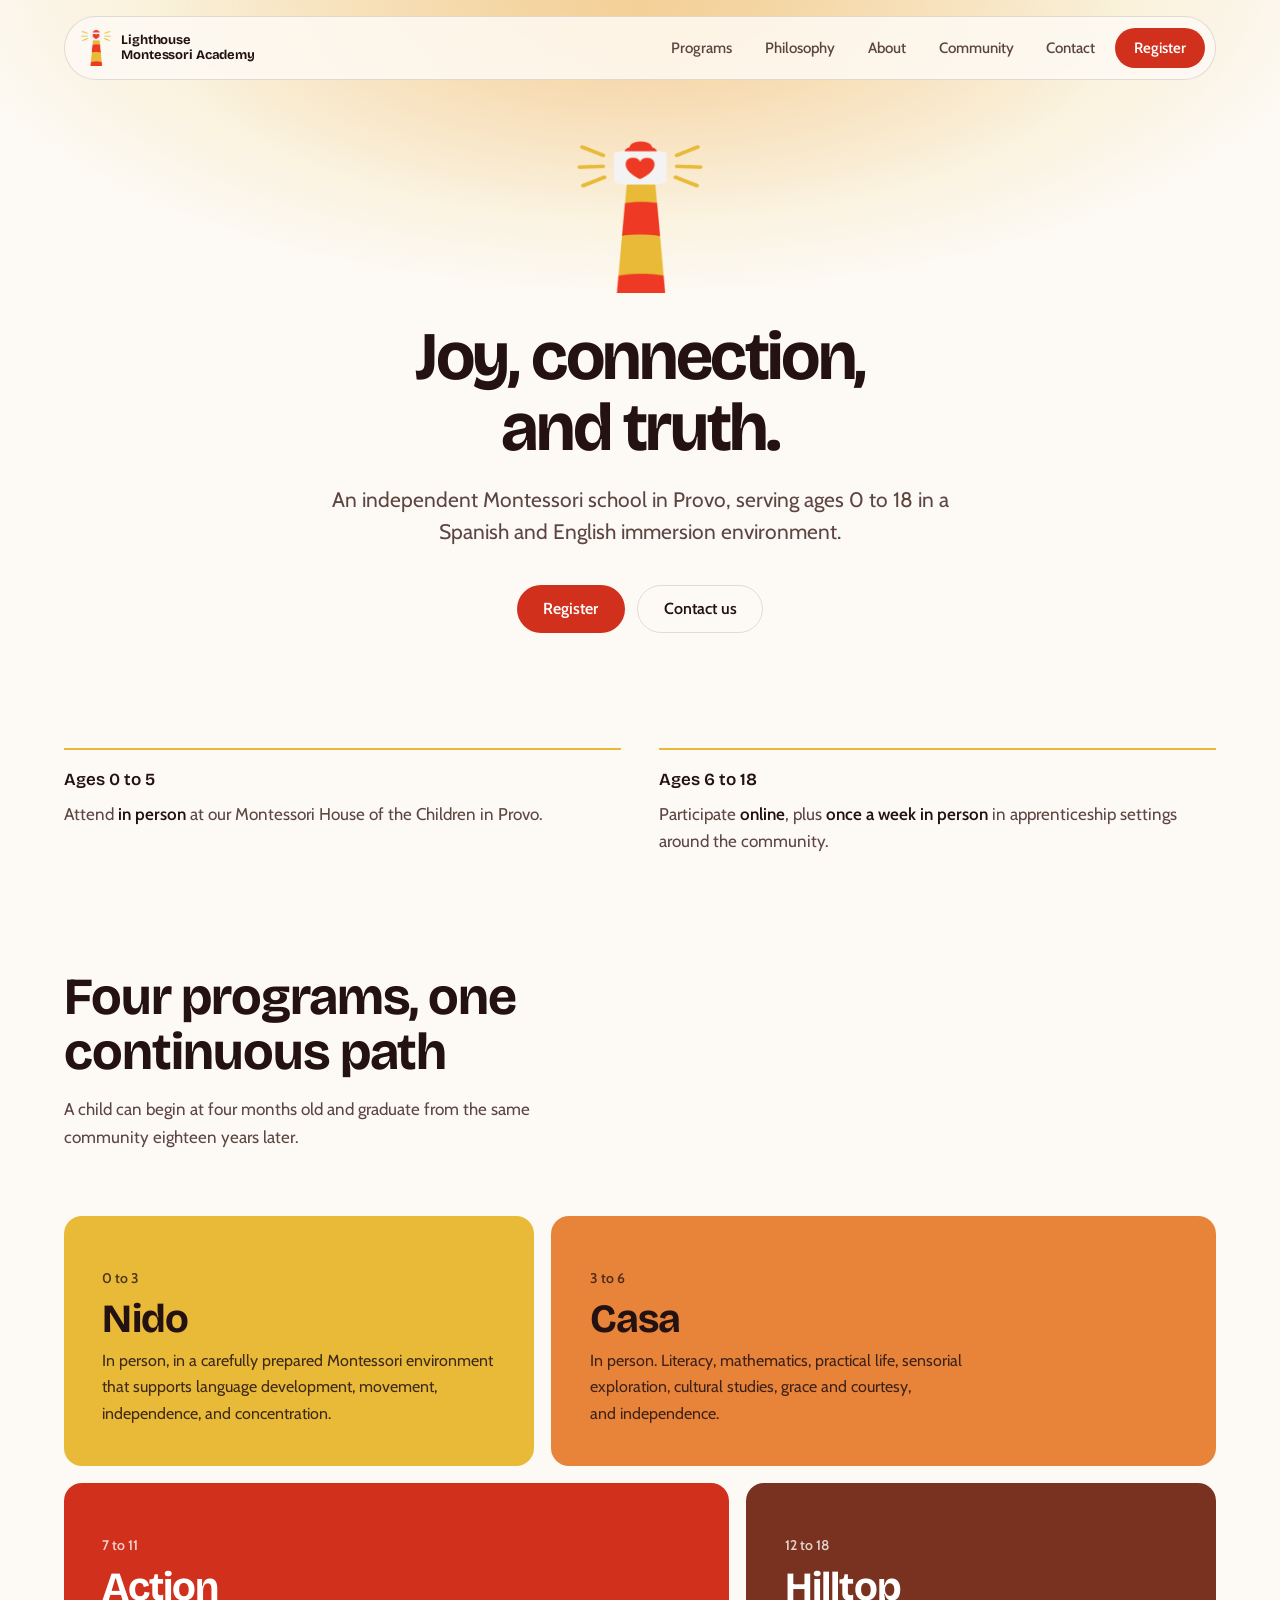
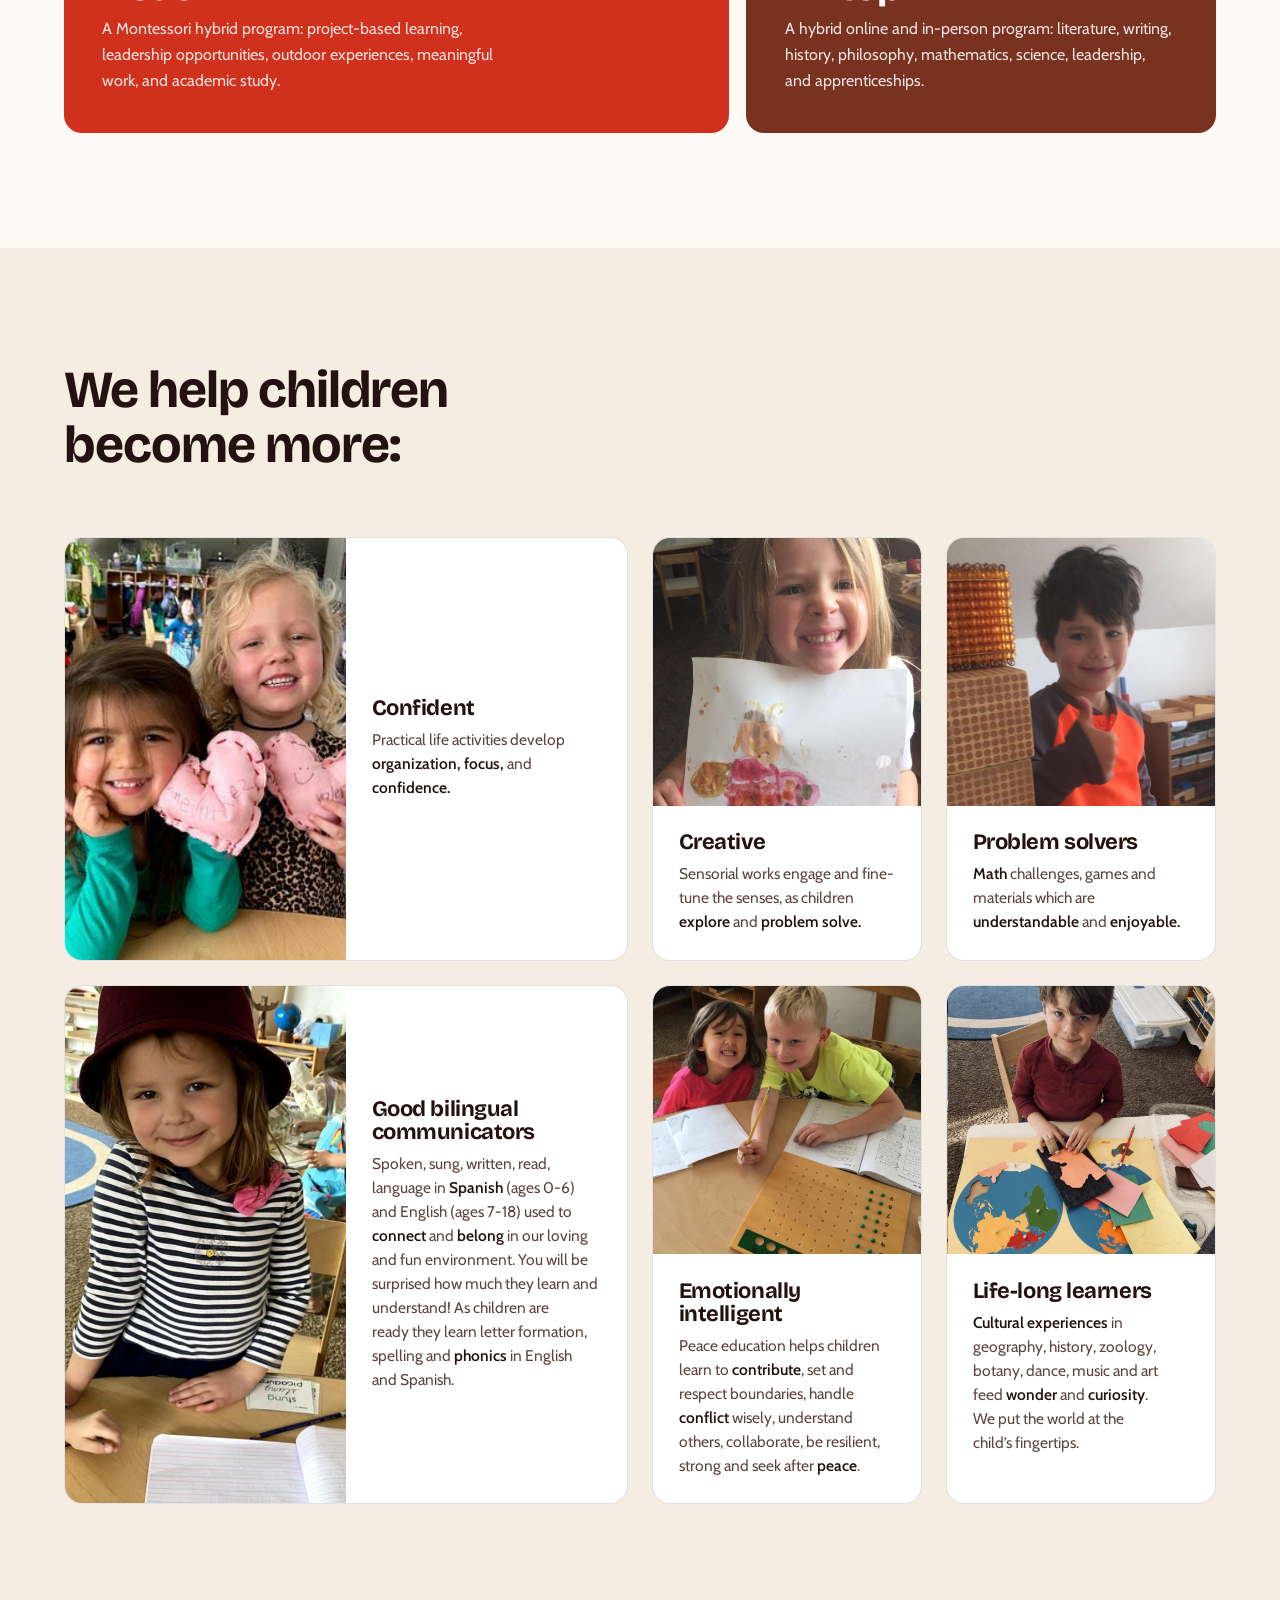
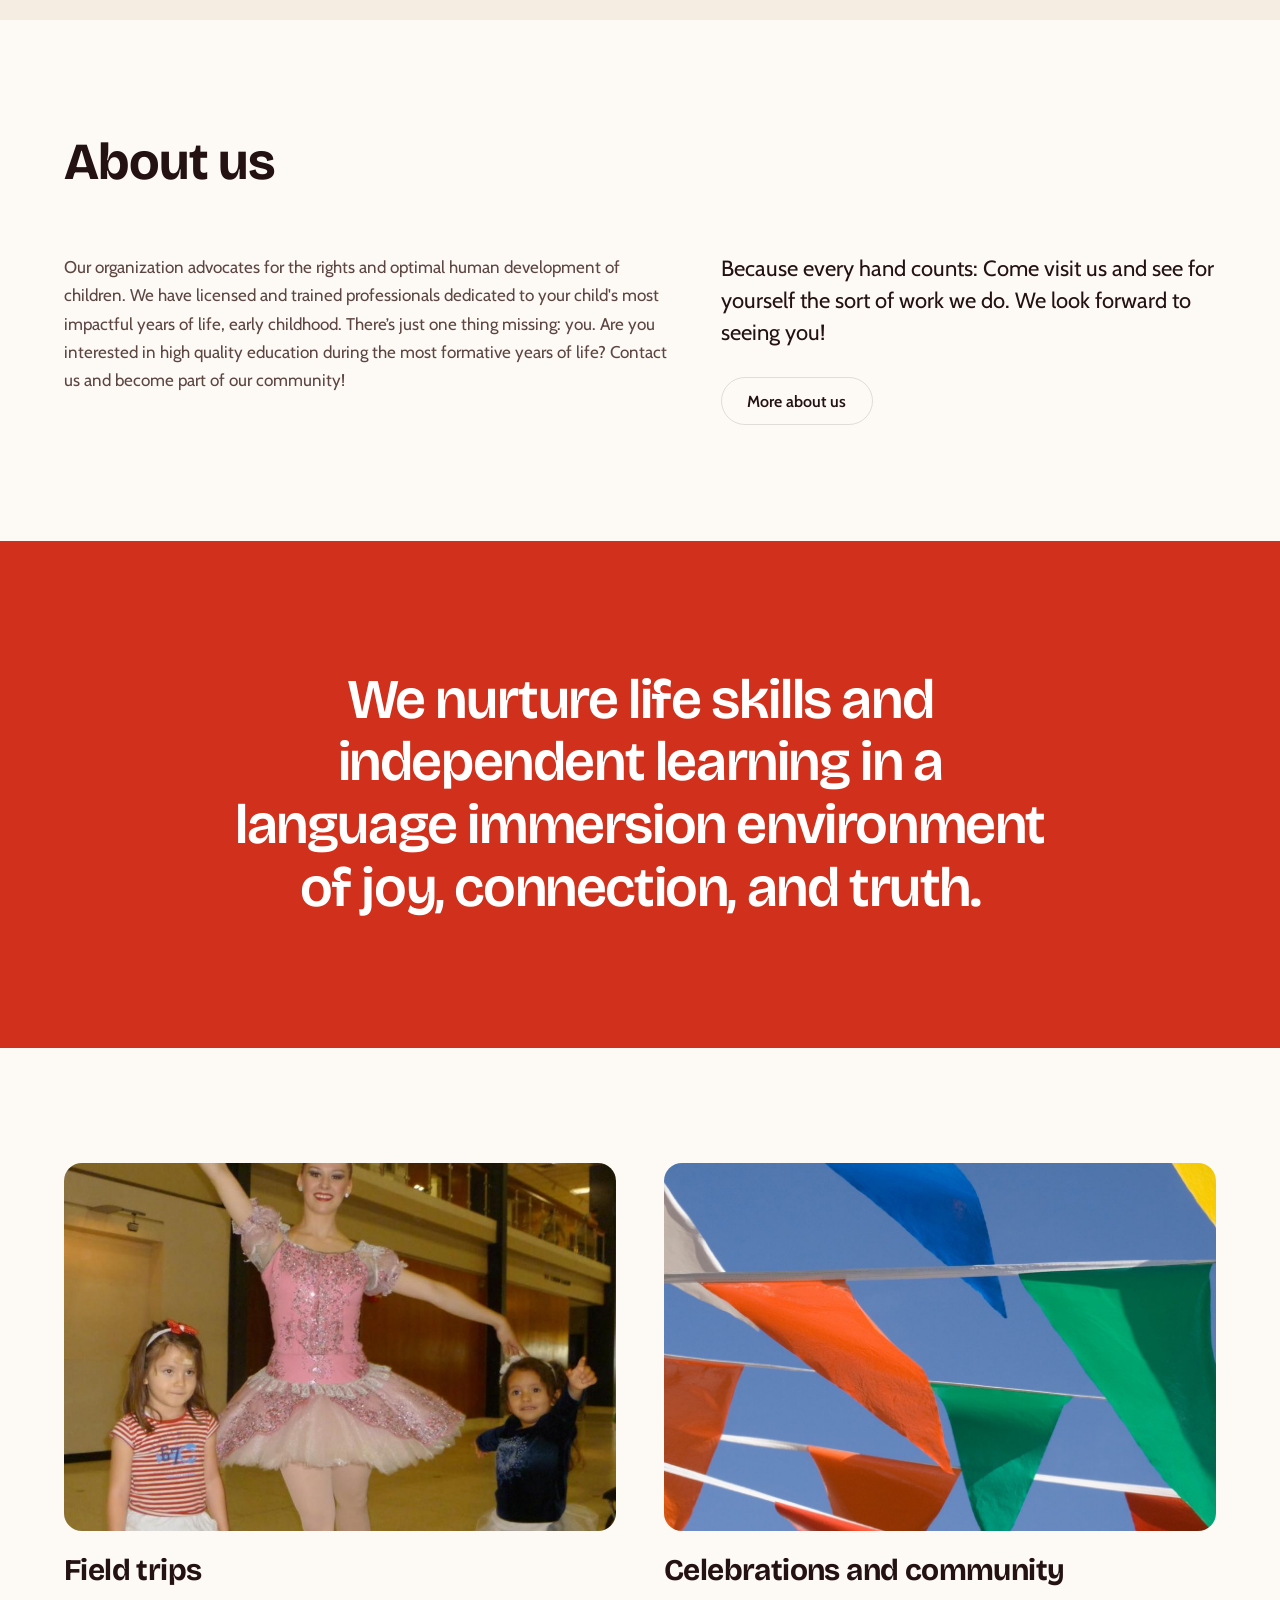
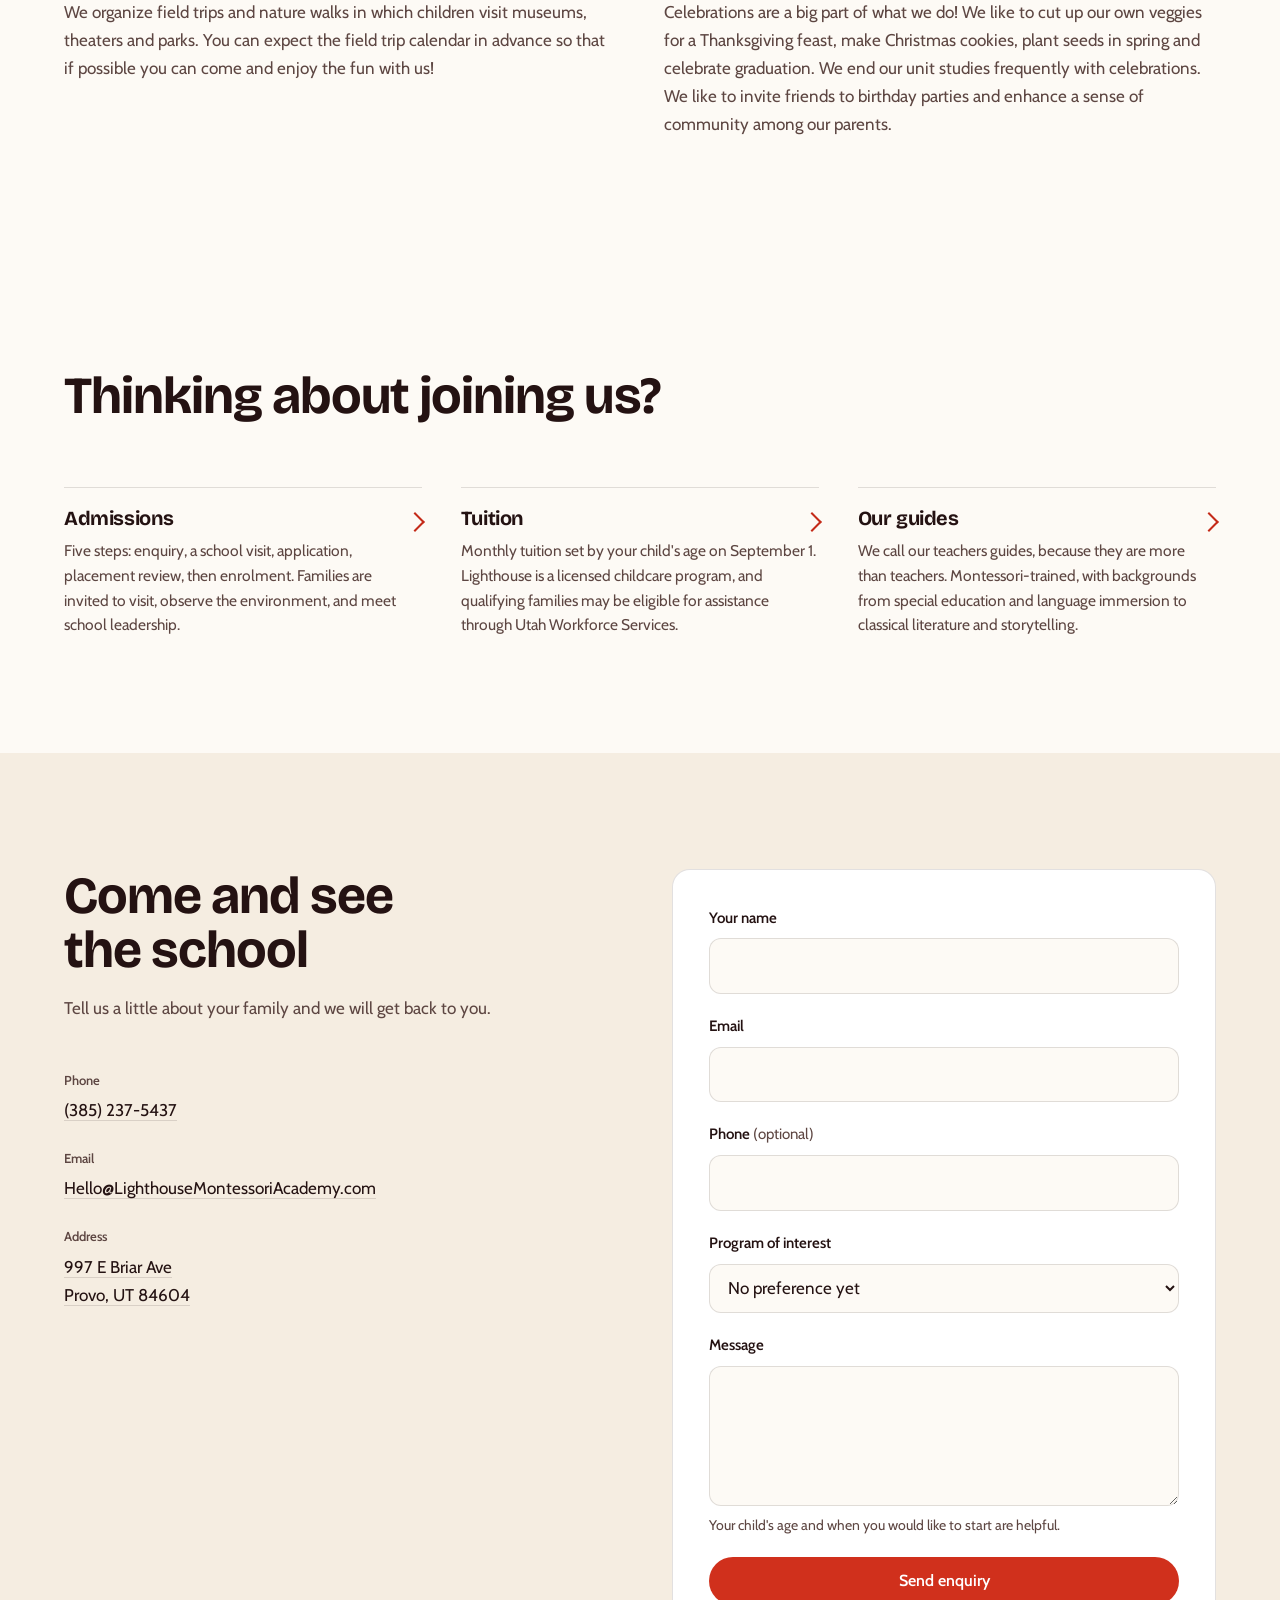
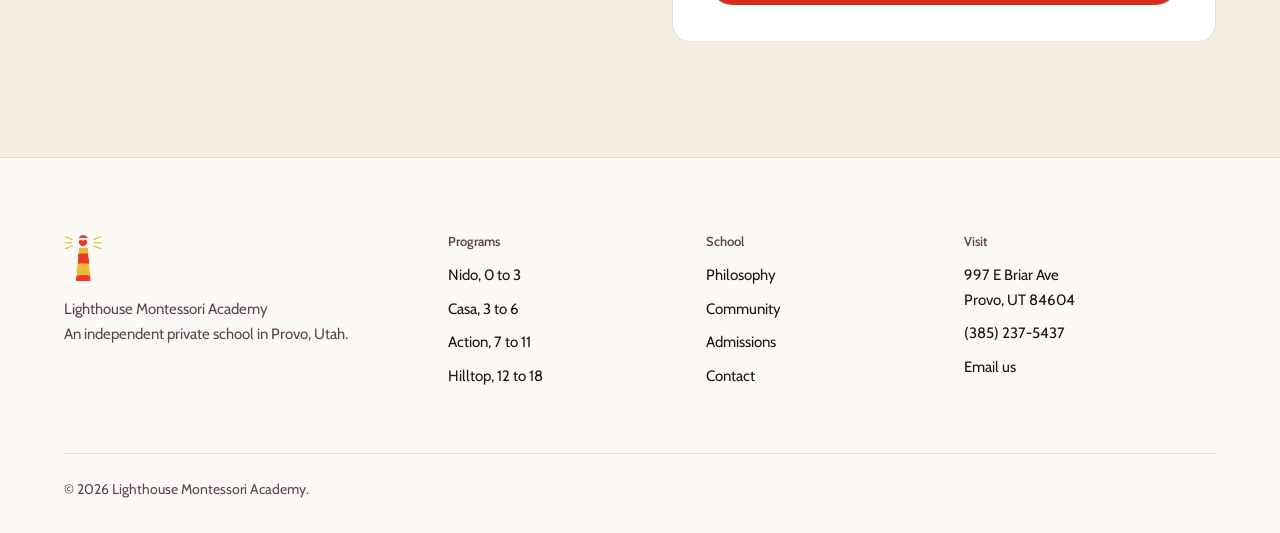
<file: index.html>
<!DOCTYPE html>
<html lang="en">
<head>
<meta charset="utf-8">
<meta name="viewport" content="width=device-width, initial-scale=1">
<title>Lighthouse Montessori Academy | Provo, Utah</title>
<meta name="description" content="An independent Montessori school in Provo, Utah serving ages 0 to 18 in a Spanish and English language immersion environment.">
<meta name="color-scheme" content="light">

<meta property="og:title" content="Lighthouse Montessori Academy">
<meta property="og:description" content="An independent Montessori school in Provo, Utah serving ages 0 to 18 in a Spanish and English language immersion environment.">
<meta property="og:type" content="website">
<!-- Social cards need an absolute URL: most platforms will not resolve a
     relative path. Update the host here when this moves to the real domain. -->
<meta property="og:url" content="https://jakeacarter20.github.io/lighthouse-montessori/">
<meta property="og:image" content="https://jakeacarter20.github.io/lighthouse-montessori/img/og-card.png">
<meta property="og:image:width" content="1200">
<meta property="og:image:height" content="630">
<meta name="twitter:card" content="summary_large_image">

<link rel="icon" href="img/logo.png">

<!-- Fonts are loaded from Google Fonts so this stays a zero-build static site.
     To self-host later: download the woff2 files, drop them in /fonts, and swap
     this link for @font-face rules in style.css. Nothing else needs to change. -->
<link rel="preconnect" href="https://fonts.googleapis.com">
<link rel="preconnect" href="https://fonts.gstatic.com" crossorigin>
<link href="https://fonts.googleapis.com/css2?family=Bricolage+Grotesque:opsz,wght@12..96,400;12..96,600;12..96,700&family=Cabin:wght@400;500;600&display=swap" rel="stylesheet">

<!-- The ?v= number busts the browser cache. GitHub Pages serves assets with
     cache-control: max-age=600, so without it a visitor who has already loaded
     the site keeps their old stylesheet. Bump the number on every CSS change. -->
<link rel="stylesheet" href="css/style.css?v=14">
</head>
<body>

<a class="skip" href="#main">Skip to content</a>

<!-- ============ NAV ============ -->
<header class="nav-wrap" id="top">
  <nav class="nav" aria-label="Main">
    <a class="brand" href="#top">
      <img src="img/logo.png" alt="" width="572" height="690" aria-hidden="true">
      <span class="brand-text">Lighthouse<br>Montessori Academy</span>
    </a>

    <button class="burger" id="burger" aria-expanded="false" aria-controls="nav-links">
      <span class="burger-bars" aria-hidden="true"><i></i><i></i><i></i></span>
      <span class="sr-only">Menu</span>
    </button>

    <div class="nav-links" id="nav-links">
      <a href="#programs">Programs</a>
      <a href="#outcomes">Philosophy</a>
      <a href="#about">About</a>
      <a href="#community">Community</a>
      <a href="#contact">Contact</a>
      <a class="btn btn-primary btn-sm" href="#contact">Register</a>
    </div>
  </nav>
</header>

<main id="main">

  <!-- ============ HERO ============ -->
  <section class="hero">
    <div class="hero-emblem reveal">
      <img src="img/logo.png" alt="" width="572" height="690" fetchpriority="high" decoding="async">
      <h1>Joy, connection, and truth.</h1>
      <p class="lead">An independent Montessori school in Provo, serving ages 0 to 18 in a Spanish and English immersion environment.</p>
      <div class="btn-row">
        <a class="btn btn-primary" href="#contact">Register</a>
        <a class="btn btn-ghost" href="#contact">Contact us</a>
      </div>
    </div>
  </section>

  <!-- ============ HOW SCHOOL WORKS ============ -->
  <!-- Sits directly under the hero on purpose. The split between in person and
       hybrid is the single fact most likely to decide whether a family is a
       fit, and it was previously buried in the programme card body text.
       Wording is the school's own, from the About Us page. -->
  <section class="section attend" aria-labelledby="attend-h">
    <h2 class="sr-only" id="attend-h">How school works</h2>
    <ul class="attend-list">
      <li class="reveal">
        <span class="attend-age">Ages 0 to 5</span>
        <p>Attend <strong>in person</strong> at our Montessori House of the Children in Provo.</p>
      </li>
      <li class="reveal">
        <span class="attend-age">Ages 6 to 18</span>
        <p>Participate <strong>online</strong>, plus <strong>once a week in person</strong> in apprenticeship settings around the community.</p>
      </li>
    </ul>
  </section>

  <!-- ============ PROGRAMS ============ -->
  <!-- Lokal's colour-blocked product grid, mapped onto the school's four programs.
       Ages from the homepage body copy (NIDO 0-3, CASA 3-6). Descriptions are
       trimmed from the school's own division summaries on the About Us page.
       Nido and Casa are in person; Action and Hilltop are hybrid, which the
       About Us page states plainly and which these lines now carry. -->
  <section class="section" id="programs">
    <div class="section-head">
      <h2>Four programs, one continuous path</h2>
      <p>A child can begin at four months old and graduate from the same community eighteen years later.</p>
    </div>

    <ul class="programs">
      <li class="prog prog-nido reveal">
        <span class="prog-age">0 to 3</span>
        <h3>Nido</h3>
        <p>In person, in a carefully prepared Montessori environment that supports language development, movement, independence, and concentration.</p>
      </li>
      <li class="prog prog-casa reveal">
        <span class="prog-age">3 to 6</span>
        <h3>Casa</h3>
        <p>In person. Literacy, mathematics, practical life, sensorial exploration, cultural studies, grace and courtesy, and independence.</p>
      </li>
      <li class="prog prog-action reveal">
        <span class="prog-age">7 to 11</span>
        <h3>Action</h3>
        <p>A Montessori hybrid program: project-based learning, leadership opportunities, outdoor experiences, meaningful work, and academic study.</p>
      </li>
      <li class="prog prog-hilltop reveal">
        <span class="prog-age">12 to 18</span>
        <h3>Hilltop</h3>
        <p>A hybrid online and in-person program: literature, writing, history, philosophy, mathematics, science, leadership, and apprenticeships.</p>
      </li>
    </ul>
  </section>

  <!-- ============ OUTCOMES ============ -->
  <section class="section section-tint" id="outcomes">
   <div class="section-inner">
    <div class="section-head">
      <h2>We help children become more:</h2>
    </div>

    <!-- Headings and copy are the school's own, word for word from the current
         homepage, bold emphasis included. Each card links to the same subject
         page the original card links to. -->
    <ul class="outcomes">
      <li class="oc oc-wide reveal">
        <figure>
          <img src="img/practical-life.jpg" alt="Two children holding up hand sewn fabric hearts they made" width="960" height="960" loading="lazy" decoding="async">
        </figure>
        <div class="oc-body">
          <h3><a href="https://www.lighthousemontessoriacademy.com/practical-life">Confident</a></h3>
          <p>Practical life activities develop <strong>organization, focus,</strong> and <strong>confidence.</strong></p>
        </div>
      </li>

      <li class="oc reveal">
        <figure>
          <img src="img/creative.jpg" alt="A child grinning behind a watercolour painting they just finished" width="960" height="960" loading="lazy" decoding="async">
        </figure>
        <div class="oc-body">
          <h3><a href="https://www.lighthousemontessoriacademy.com/sensorial">Creative</a></h3>
          <p>Sensorial works engage and fine-tune the senses, as children <strong>explore</strong> and <strong>problem solve.</strong></p>
        </div>
      </li>

      <li class="oc reveal">
        <figure>
          <img src="img/mathematics.jpg" alt="A child giving a thumbs up beside a stack of Montessori golden bead cubes" width="960" height="960" loading="lazy" decoding="async">
        </figure>
        <div class="oc-body">
          <h3><a href="https://www.lighthousemontessoriacademy.com/project-page">Problem solvers</a></h3>
          <p><strong>Math</strong> challenges, games and materials which are <strong>understandable</strong> and <strong>enjoyable.</strong></p>
        </div>
      </li>

      <!-- This card is wide because its copy is far longer than the rest. In a
           narrow cell it runs to twice the height of its row neighbours. -->
      <li class="oc oc-wide reveal">
        <figure>
          <img src="img/language.jpg" alt="A child at a writing table with a notebook and word cards" width="960" height="960" loading="lazy" decoding="async">
        </figure>
        <div class="oc-body">
          <h3><a href="https://www.lighthousemontessoriacademy.com/language">Good bilingual communicators</a></h3>
          <p>Spoken, sung, written, read, language in <strong>Spanish</strong> (ages 0-6) and English (ages 7-18) used to <strong>connect</strong> and <strong>belong</strong> in our loving and fun environment. You will be surprised how much they learn and understand! As children are ready they learn letter formation, spelling and <strong>phonics</strong> in English and Spanish.</p>
        </div>
      </li>

      <li class="oc reveal">
        <figure>
          <img src="img/peace-education.jpg" alt="Two children working together over a number board and workbook" width="960" height="960" loading="lazy" decoding="async">
        </figure>
        <div class="oc-body">
          <h3><a href="https://www.lighthousemontessoriacademy.com/peace">Emotionally intelligent</a></h3>
          <p>Peace education helps children learn to <strong>contribute</strong>, set and respect boundaries, handle <strong>conflict</strong> wisely, understand others, collaborate, be resilient, strong and seek after <strong>peace</strong>.</p>
        </div>
      </li>

      <li class="oc reveal">
        <figure>
          <img src="img/culture.jpg" alt="A child assembling a Montessori continent map puzzle" width="960" height="960" loading="lazy" decoding="async">
        </figure>
        <div class="oc-body">
          <h3><a href="https://www.lighthousemontessoriacademy.com/newpage">Life-long learners</a></h3>
          <p><strong>Cultural experiences</strong> in geography, history, zoology, botany, dance, music and art feed <strong>wonder</strong> and <strong>curiosity</strong>. We put the world at the child&rsquo;s fingertips.</p>
        </div>
      </li>
    </ul>
   </div>
  </section>

  <!-- ============ ABOUT ============ -->
  <!-- Copy is the school's own, word for word from the About us section of the
       current site, with one grammar fix: "most impact years" to "most
       impactful years". -->
  <section class="section" id="about">
    <div class="section-head">
      <h2>About us</h2>
    </div>

    <div class="about">
      <div class="about-copy reveal">
        <p>Our organization advocates for the rights and optimal human development of children. We have licensed and trained professionals dedicated to your child's most impactful years of life, early childhood. There&rsquo;s just one thing missing: you. Are you interested in high quality education during the most formative years of life? Contact us and become part of our community!</p>
      </div>

      <div class="about-invite reveal">
        <p>Because every hand counts: Come visit us and see for yourself the sort of work we do. We look forward to seeing you!</p>
        <div class="btn-row">
          <a class="btn btn-ghost" href="https://www.lighthousemontessoriacademy.com/about-us">More about us</a>
        </div>
      </div>
    </div>
  </section>

  <!-- ============ STATEMENT ============ -->
  <!-- Single full-bleed brand colour block. The page theme stays light throughout;
       this is a deliberate colour-block moment, used once. -->
  <section class="statement">
    <blockquote class="reveal">
      <p>We nurture life skills and independent learning in a language immersion environment of joy, connection, and truth.</p>
    </blockquote>
  </section>

  <!-- ============ COMMUNITY ============ -->
  <section class="section" id="community">
    <!-- No umbrella heading here. The original site titles the two blocks
         individually, "Field trips" and "Celebrations and community".

         Copy below is the school's own, word for word from the current site.
         Only three spellings were corrected: "fieldtrip" to "field trip",
         "Chrsitams" to "Christmas", and "enhence" to "enhance". -->
    <div class="community">
      <article class="com com-a reveal">
        <img src="img/field-trips.jpg" alt="Children meeting a ballet dancer in costume during a theatre visit" width="960" height="960" loading="lazy" decoding="async">
        <div class="com-body">
          <h3>Field trips</h3>
          <p>We organize field trips and nature walks in which children visit museums, theaters and parks. You can expect the field trip calendar in advance so that if possible you can come and enjoy the fun with us!</p>
        </div>
      </article>

      <article class="com com-b reveal">
        <img src="img/celebrations.jpg" alt="Rows of bright triangular bunting flags against a clear blue sky" width="1131" height="1131" loading="lazy" decoding="async">
        <div class="com-body">
          <h3>Celebrations and community</h3>
          <p>Celebrations are a big part of what we do! We like to cut up our own veggies for a Thanksgiving feast, make Christmas cookies, plant seeds in spring and celebrate graduation. We end our unit studies frequently with celebrations. We like to invite friends to birthday parties and enhance a sense of community among our parents.</p>
        </div>
      </article>
    </div>
  </section>

  <!-- ============ PRACTICAL ============ -->
  <!-- The three questions a family actually shops on: what happens next, what
       it costs, who teaches my child. All three summarise the school's own
       pages and link out to them. Rules rather than cards, so this does not
       become a third boxed grid on the page. -->
  <section class="section practical">
    <div class="section-head">
      <h2>Thinking about joining us?</h2>
    </div>

    <ul class="prac-list">
      <li class="reveal">
        <h3><a href="https://www.lighthousemontessoriacademy.com/new-page-240cd73bb">Admissions</a></h3>
        <p>Five steps: enquiry, a school visit, application, placement review, then enrolment. Families are invited to visit, observe the environment, and meet school leadership.</p>
      </li>
      <li class="reveal">
        <h3><a href="https://www.lighthousemontessoriacademy.com/tuition">Tuition</a></h3>
        <p>Monthly tuition set by your child's age on September 1. Lighthouse is a licensed childcare program, and qualifying families may be eligible for assistance through Utah Workforce Services.</p>
      </li>
      <li class="reveal">
        <h3><a href="https://www.lighthousemontessoriacademy.com/portfolio">Our guides</a></h3>
        <p>We call our teachers guides, because they are more than teachers. Montessori-trained, with backgrounds from special education and language immersion to classical literature and storytelling.</p>
      </li>
    </ul>
  </section>

  <!-- ============ CONTACT ============ -->
  <section class="section section-tint" id="contact">
   <div class="section-inner">
    <div class="contact">

      <div class="contact-intro reveal">
        <h2>Come and see the school</h2>
        <p>Tell us a little about your family and we will get back to you.</p>

        <dl class="contact-details">
          <div>
            <dt>Phone</dt>
            <dd><a href="tel:+13852375437">(385) 237-5437</a></dd>
          </div>
          <div>
            <dt>Email</dt>
            <dd><a href="mailto:Hello@LighthouseMontessoriAcademy.com">Hello@LighthouseMontessoriAcademy.com</a></dd>
          </div>
          <div>
            <dt>Address</dt>
            <dd>
              <a href="https://maps.google.com/?q=997+E+Briar+Ave,+Provo+UT+84604" target="_blank" rel="noopener">
                997 E Briar Ave<br>Provo, UT 84604
              </a>
            </dd>
          </div>
        </dl>
      </div>

      <!-- No backend. On submit the form validates, then hands the enquiry to
           the visitor's own mail app with every field already filled in, which
           needs no account and no server. To move to a real endpoint later,
           point action= at Formspree / Netlify Forms / your own handler and
           delete the mailto branch at the end of the submit handler in
           js/main.js. -->
      <form class="form reveal" id="enquiry" novalidate>
        <div class="field">
          <label for="f-name">Your name</label>
          <input type="text" id="f-name" name="name" autocomplete="name" required>
          <p class="error" id="e-name" hidden>Please tell us your name.</p>
        </div>

        <div class="field">
          <label for="f-email">Email</label>
          <input type="email" id="f-email" name="email" autocomplete="email" required>
          <p class="error" id="e-email" hidden>Please enter an email we can reply to.</p>
        </div>

        <div class="field">
          <label for="f-phone">Phone <span class="opt">(optional)</span></label>
          <input type="tel" id="f-phone" name="phone" autocomplete="tel">
        </div>

        <div class="field">
          <label for="f-program">Program of interest</label>
          <select id="f-program" name="program">
            <option value="">No preference yet</option>
            <option>Nido, 0 to 3</option>
            <option>Casa, 3 to 6</option>
            <option>Action, 7 to 11</option>
            <option>Hilltop, 12 to 18</option>
          </select>
        </div>

        <div class="field">
          <label for="f-message">Message</label>
          <textarea id="f-message" name="message" rows="4" required aria-describedby="h-message"></textarea>
          <p class="hint" id="h-message">Your child's age and when you would like to start are helpful.</p>
          <p class="error" id="e-message" hidden>Please add a short message.</p>
        </div>

        <button class="btn btn-primary btn-block" type="submit" id="submit-btn">Send enquiry</button>

        <p class="form-done" id="form-done" hidden role="status">
          Your email app should have opened with this enquiry ready to send. If
          nothing happened, email us at
          <a href="mailto:Hello@LighthouseMontessoriAcademy.com">Hello@LighthouseMontessoriAcademy.com</a>
          or call <a href="tel:+13852375437">(385) 237-5437</a>.
        </p>
      </form>

    </div>
   </div>
  </section>

</main>

<!-- ============ FOOTER ============ -->
<footer class="footer">
  <div class="footer-in">
    <div class="foot-brand">
      <img src="img/logo.png" alt="" width="572" height="690" aria-hidden="true">
      <p>Lighthouse Montessori Academy<br>An independent private school in Provo, Utah.</p>
    </div>

    <nav class="foot-col" aria-label="Programs">
      <h2>Programs</h2>
      <a href="#programs">Nido, 0 to 3</a>
      <a href="#programs">Casa, 3 to 6</a>
      <a href="#programs">Action, 7 to 11</a>
      <a href="#programs">Hilltop, 12 to 18</a>
    </nav>

    <nav class="foot-col" aria-label="School information">
      <h2>School</h2>
      <a href="#outcomes">Philosophy</a>
      <a href="#community">Community</a>
      <a href="#contact">Admissions</a>
      <a href="#contact">Contact</a>
    </nav>

    <div class="foot-col">
      <h2>Visit</h2>
      <a href="https://maps.google.com/?q=997+E+Briar+Ave,+Provo+UT+84604" target="_blank" rel="noopener">997 E Briar Ave<br>Provo, UT 84604</a>
      <a href="tel:+13852375437">(385) 237-5437</a>
      <a href="mailto:Hello@LighthouseMontessoriAcademy.com">Email us</a>
    </div>
  </div>

  <p class="foot-legal">&copy; <span id="year">2026</span> Lighthouse Montessori Academy.</p>
</footer>

<script src="js/main.js?v=3"></script>
</body>
</html>
</file>
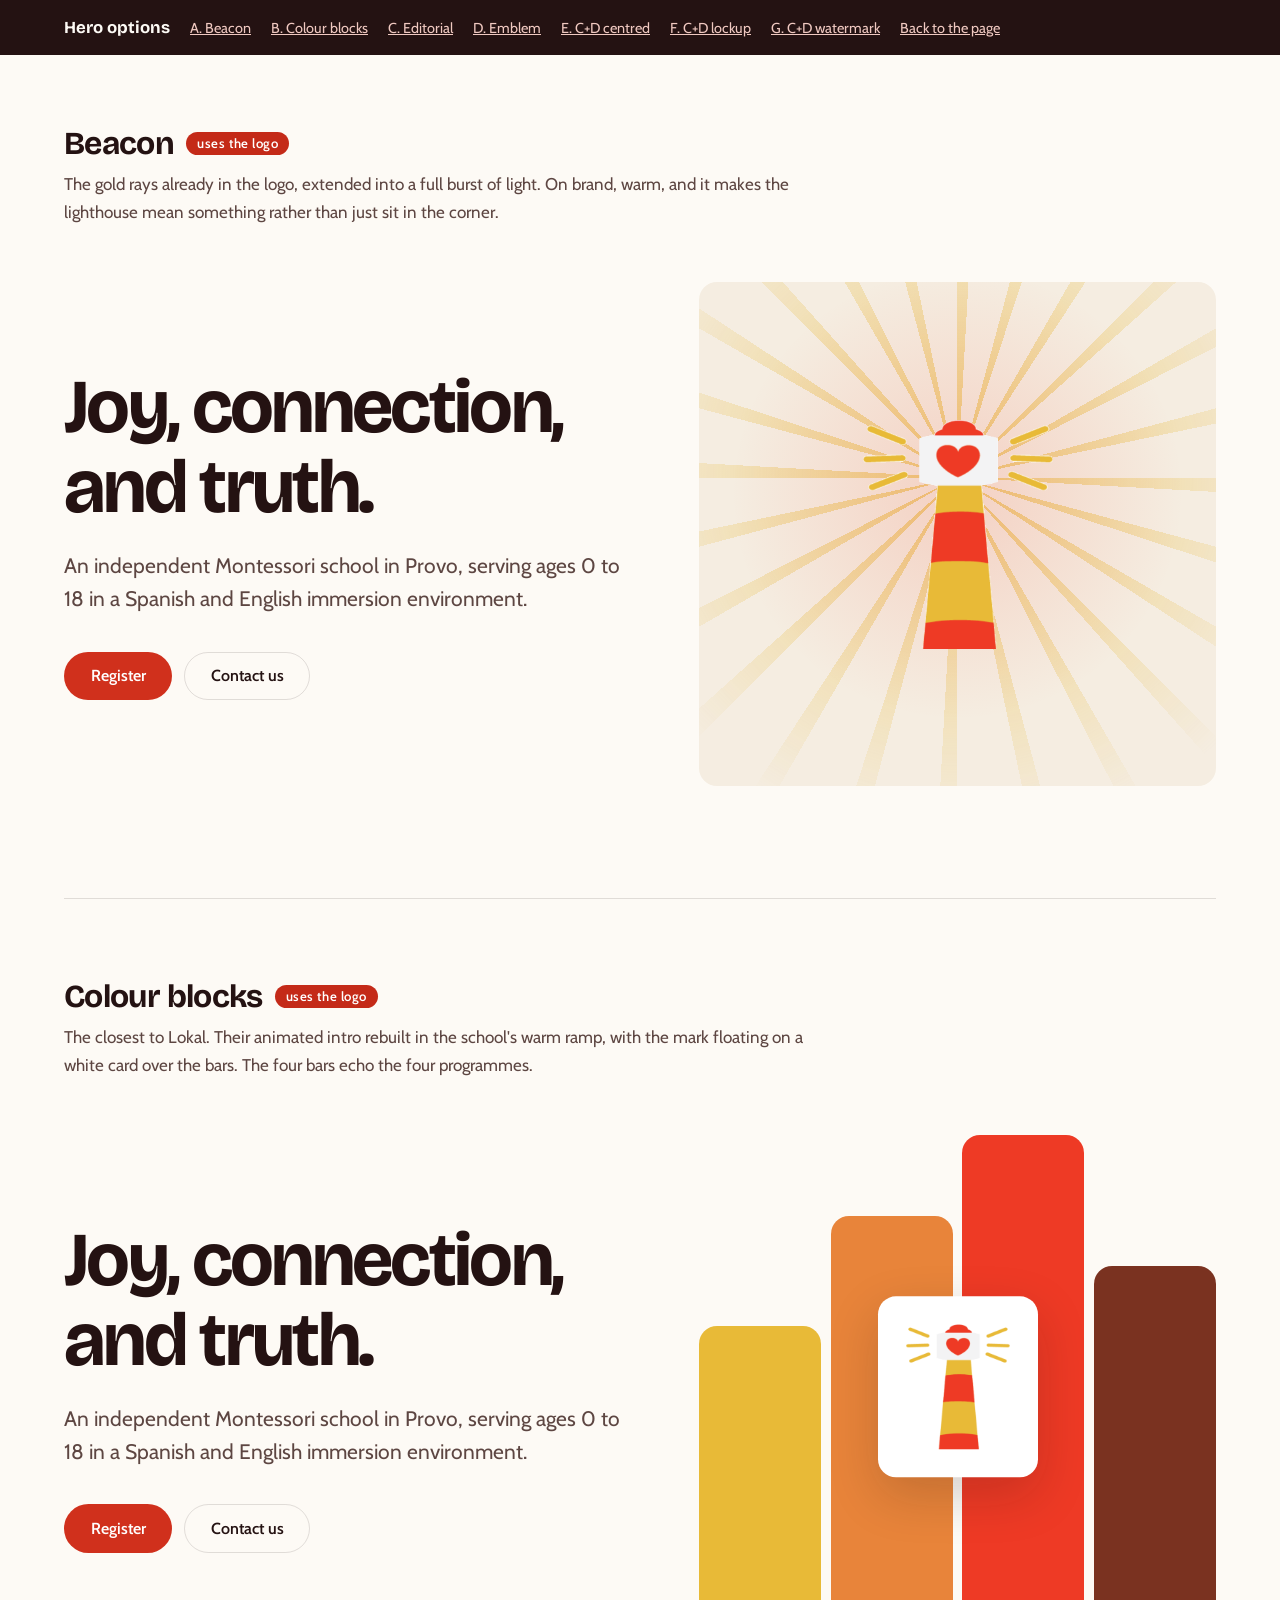
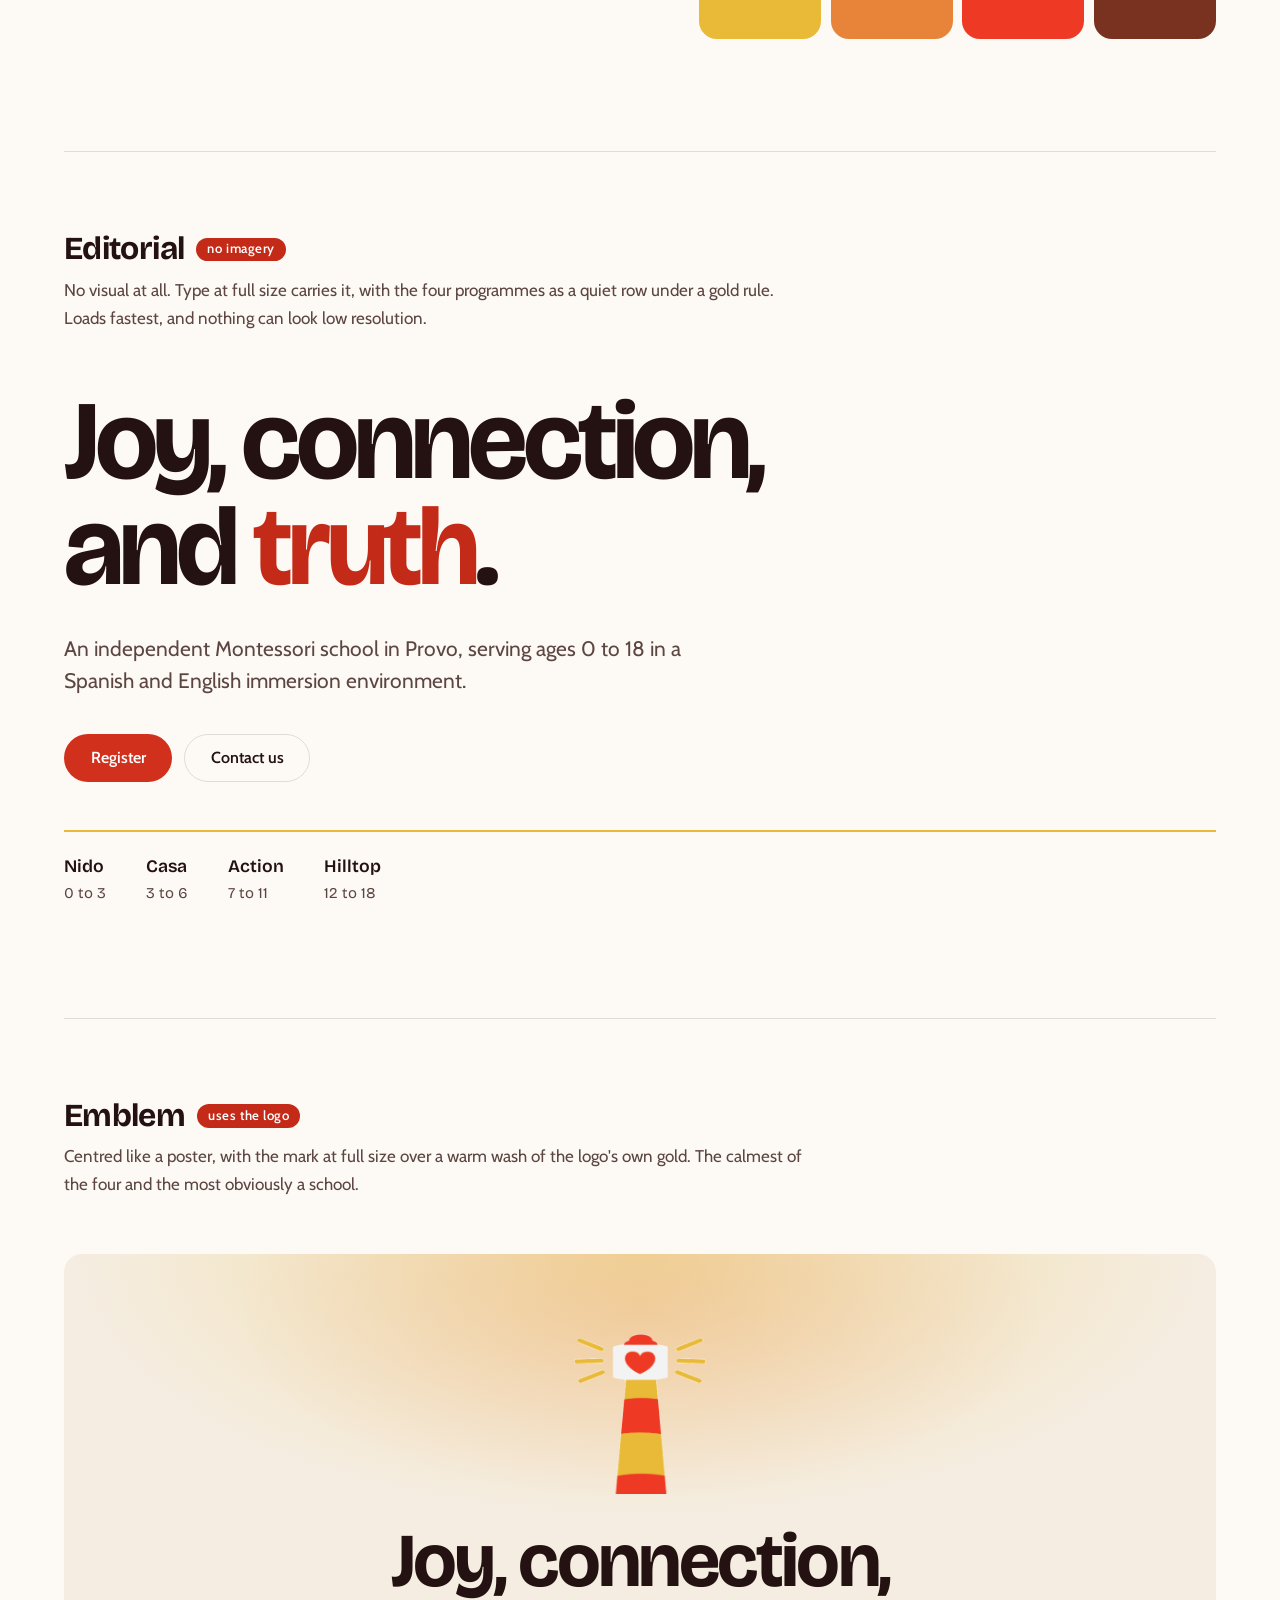
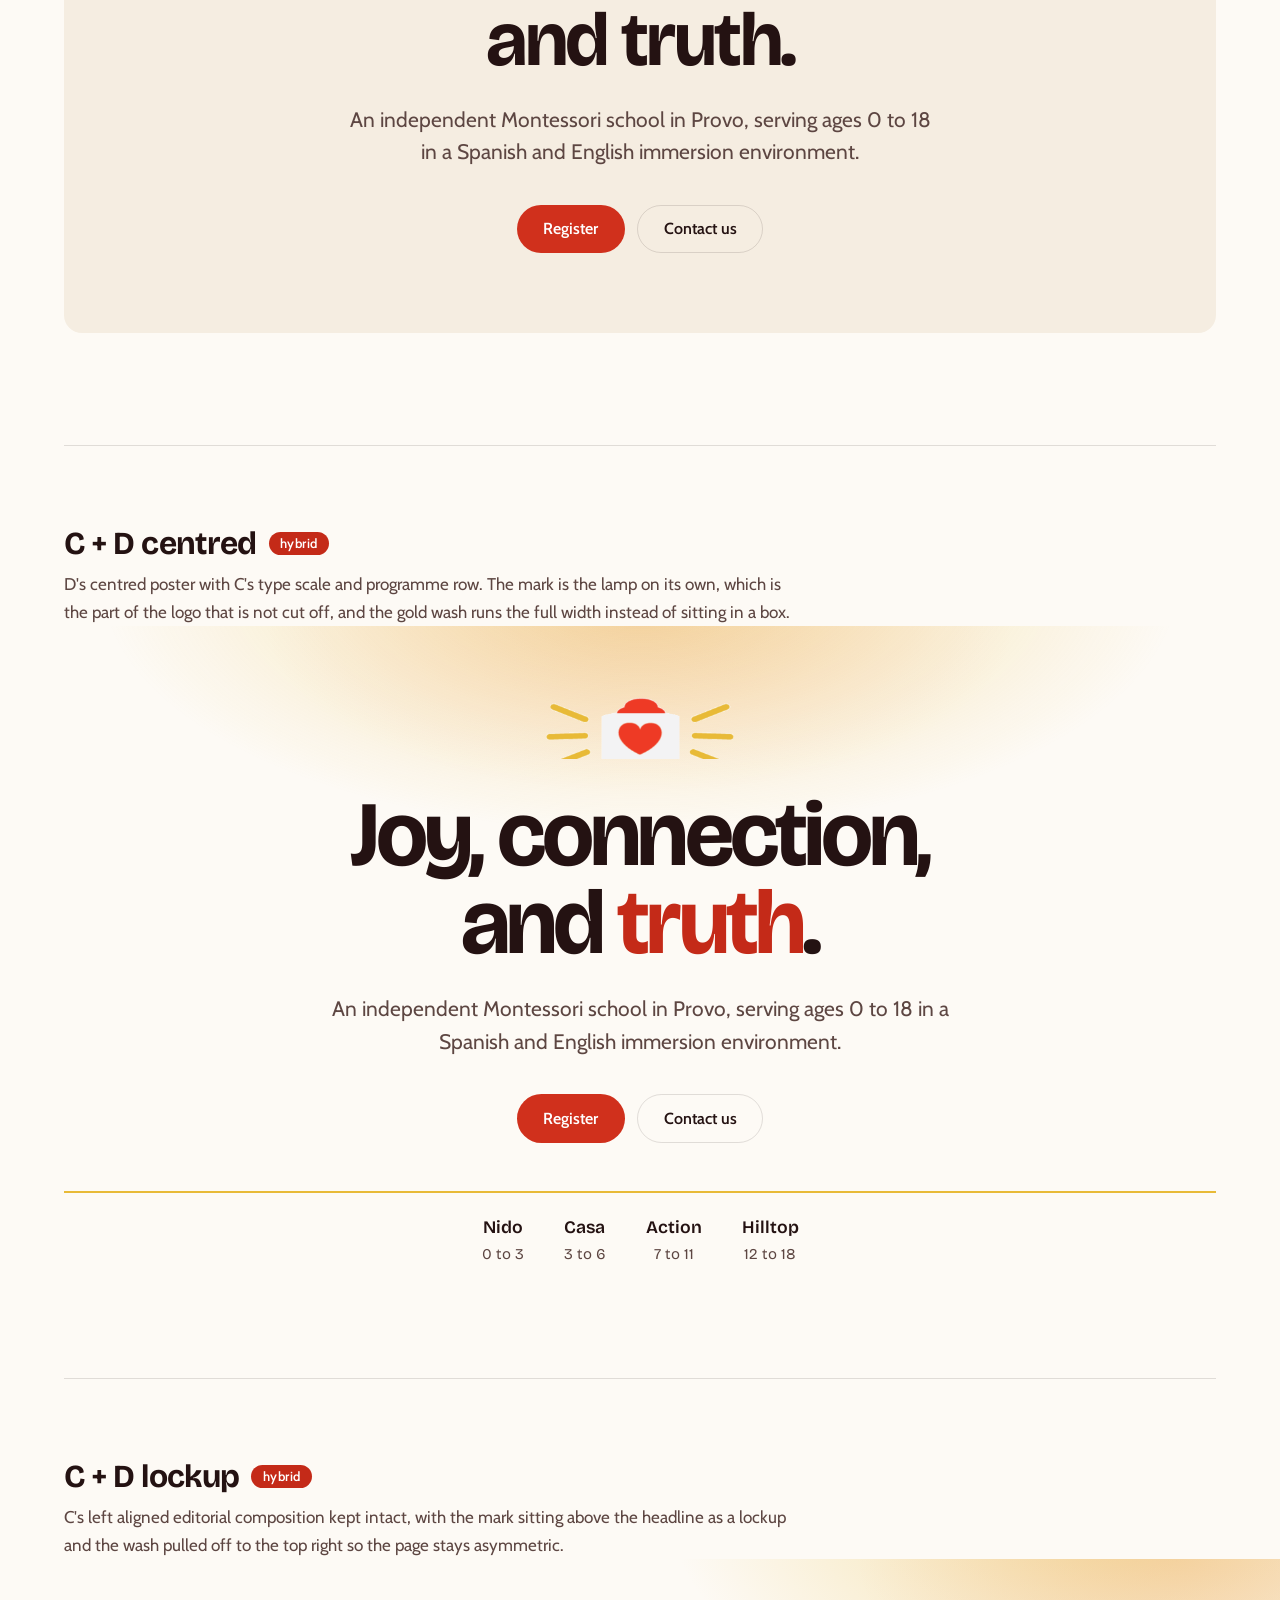
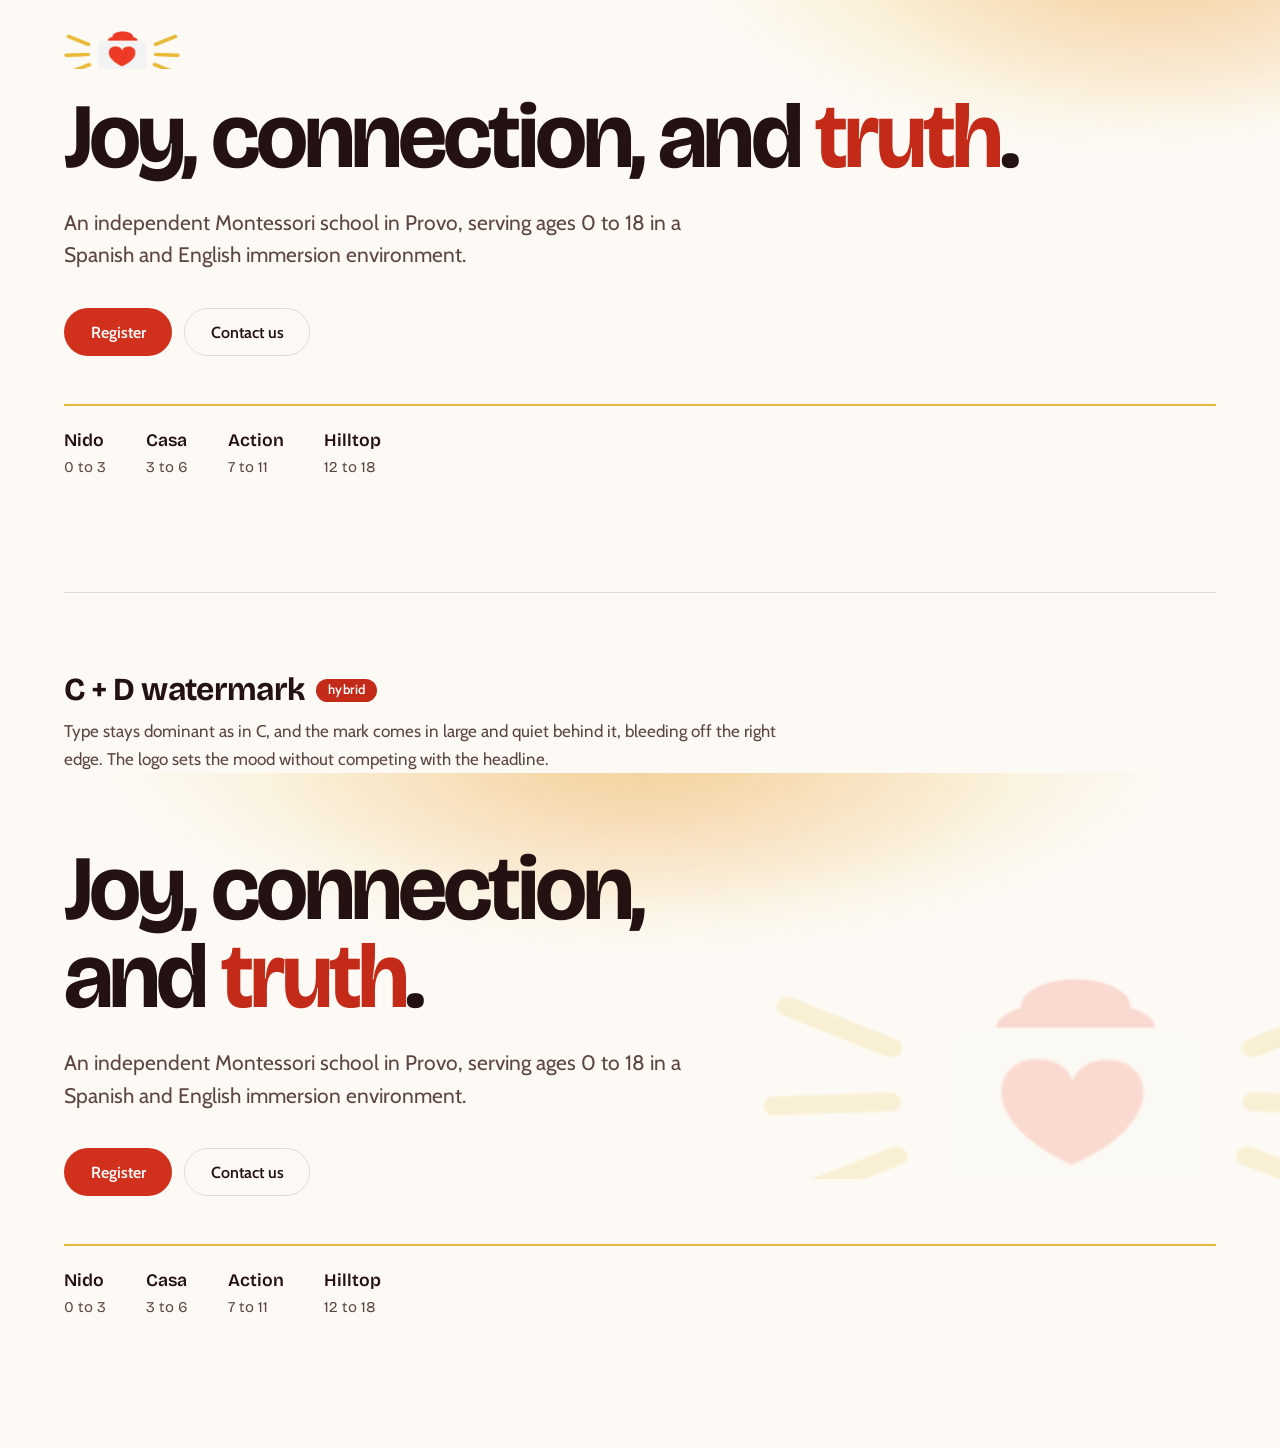
<file: hero-options.html>
<!DOCTYPE html>
<html lang="en">
<head>
<meta charset="utf-8">
<meta name="viewport" content="width=device-width, initial-scale=1">
<title>Hero options | Lighthouse Montessori Academy</title>
<meta name="color-scheme" content="light">
<meta name="robots" content="noindex">

<link rel="preconnect" href="https://fonts.googleapis.com">
<link rel="preconnect" href="https://fonts.gstatic.com" crossorigin>
<link href="https://fonts.googleapis.com/css2?family=Bricolage+Grotesque:opsz,wght@12..96,400;12..96,600;12..96,700&family=Cabin:wght@400;500;600&display=swap" rel="stylesheet">

<link rel="stylesheet" href="css/style.css?v=3">

<style>
/* ==========================================================================
   Four hero options. Every one uses the same tokens, type and copy as the
   real page, so the only variable is the composition. No photography.
   ========================================================================== */

.optbar {
  position: sticky; top: 0; z-index: 40;
  background: var(--ink); color: #FDFAF5;
  padding: .85rem var(--pad);
  display: flex; flex-wrap: wrap; gap: .5rem 1.25rem; align-items: baseline;
}
.optbar strong { font-family: var(--font-display); font-size: 1.05rem; }
.optbar a { color: #F0C9C1; font-size: .9rem; }

.opt-label {
  max-width: var(--wrap); margin-inline: auto;
  padding: clamp(3rem, 6vw, 4.5rem) var(--pad) 0;
}
.opt-label h2 {
  font-size: clamp(1.5rem, 3vw, 2rem);
  display: flex; align-items: center; gap: .75rem;
}
.opt-label h2 span {
  background: var(--red-deep); color: #fff;
  font-size: .82rem; letter-spacing: .04em;
  padding: .3rem .7rem; border-radius: 999px;
  font-family: var(--font-body); font-weight: 600;
}
.opt-label p { color: var(--ink-2); margin-top: .6rem; max-width: 62ch; }
.opt-rule { max-width: var(--wrap); margin: 3rem auto 0; padding: 0 var(--pad); }
.opt-rule hr { border: 0; border-top: 1px solid var(--line); }

/* ---------- shared hero frame for the options ---------- */
.h-opt {
  max-width: var(--wrap); margin-inline: auto;
  padding: clamp(2.5rem, 5vw, 3.5rem) var(--pad) clamp(3rem, 6vw, 4rem);
}
.h-opt h1 { font-size: clamp(2.75rem, 6.4vw, 4.75rem); letter-spacing: -.035em; }
.h-opt .lead {
  margin-top: 1.4rem; max-width: 40ch; color: var(--ink-2);
  font-size: clamp(1.0625rem, 1rem + .45vw, 1.3125rem); line-height: 1.55;
}

/* ==========================================================================
   A. Beacon. The logo's own gold rays extended into a full light burst.
   ========================================================================== */
.hA { display: grid; gap: clamp(2rem, 5vw, 4rem); align-items: center; }
@media (min-width: 900px) { .hA { grid-template-columns: 1.05fr .95fr; } }

.beacon {
  position: relative; isolation: isolate;
  border-radius: var(--r); overflow: hidden;
  background: var(--paper-2);
  height: clamp(320px, 52vw, 430px);
  display: grid; place-items: center;
}
@media (min-width: 900px) { .beacon { height: clamp(400px, 56vh, 520px); } }

/* The burst: hard gold wedges radiating from the lamp, faded out at the edge
   so it reads as light rather than a pinwheel. */
.beacon::before {
  content: ""; position: absolute; inset: -20%; z-index: -2;
  background: repeating-conic-gradient(from 0deg at 50% 42%,
    rgba(232,186,55,.55) 0deg 3.2deg, transparent 3.2deg 15deg);
  -webkit-mask-image: radial-gradient(circle at 50% 42%, #000 8%, rgba(0,0,0,.55) 34%, transparent 68%);
          mask-image: radial-gradient(circle at 50% 42%, #000 8%, rgba(0,0,0,.55) 34%, transparent 68%);
}
/* Warm pool of light behind the mark. */
.beacon::after {
  content: ""; position: absolute; inset: 0; z-index: -1;
  background: radial-gradient(circle at 50% 42%, rgba(238,58,37,.16) 0%, transparent 58%);
}
.beacon img { width: clamp(120px, 22vw, 190px); height: auto; display: block; }

/* ==========================================================================
   B. Colour blocks. The Lokal intro, rebuilt in the school's warm ramp.
   ========================================================================== */
.hB { display: grid; gap: clamp(2rem, 5vw, 4rem); align-items: center; }
@media (min-width: 900px) { .hB { grid-template-columns: 1.05fr .95fr; } }

.blocks {
  position: relative;
  height: clamp(320px, 52vw, 430px);
  display: grid; grid-template-columns: repeat(4, 1fr);
  gap: clamp(.4rem, .8vw, .6rem);
  align-items: end;
}
@media (min-width: 900px) { .blocks { height: clamp(400px, 56vh, 520px); } }
.blocks i { display: block; border-radius: var(--r); }
.blocks i:nth-child(1) { background: var(--gold);   height: 62%; }
.blocks i:nth-child(2) { background: var(--orange); height: 84%; }
.blocks i:nth-child(3) { background: var(--red);    height: 100%; }
.blocks i:nth-child(4) { background: var(--brown);  height: 74%; }

/* The mark sits on a white card over the bars, the way Lokal floats its
   wordmark over the colour field. */
.blocks .mark {
  position: absolute; left: 50%; top: 50%; transform: translate(-50%, -50%);
  background: var(--card); border-radius: var(--r);
  padding: clamp(1.1rem, 2.4vw, 1.75rem);
  box-shadow: 0 18px 50px rgba(36, 18, 18, .18);
}
.blocks .mark img { width: clamp(74px, 11vw, 104px); height: auto; display: block; }

/* ==========================================================================
   C. Editorial. No visual at all. The sentence is the design.
   ========================================================================== */
.hC { text-align: left; }
.hC h1 {
  font-size: clamp(3rem, 9.5vw, 7rem);
  line-height: .95; letter-spacing: -.045em; max-width: 15ch;
}
.hC h1 em { font-style: normal; color: var(--red-deep); }
.hC .lead { margin-top: 2rem; max-width: 46ch; }
.hC .rule { margin-top: 3rem; border-top: 2px solid var(--gold); padding-top: 1.25rem; }
.hC .ages {
  display: flex; flex-wrap: wrap; gap: 1.5rem 2.5rem;
  font-family: var(--font-display); font-weight: 600;
  color: var(--ink); font-size: clamp(.95rem, 1.6vw, 1.1rem);
}
.hC .ages b { display: block; color: var(--ink-2); font-weight: 400; font-size: .85em; }

/* ==========================================================================
   D. Emblem. Centred poster, logo carried at full size.
   ========================================================================== */
.hD {
  position: relative; isolation: isolate; text-align: center;
  border-radius: var(--r); overflow: hidden;
  background: var(--paper-2);
  padding: clamp(3rem, 7vw, 5rem) clamp(1.25rem, 5vw, 4rem);
}
.hD::before {
  content: ""; position: absolute; inset: 0; z-index: -1;
  background:
    radial-gradient(ellipse 70% 55% at 50% 0%, rgba(232,186,55,.38) 0%, transparent 70%),
    radial-gradient(ellipse 50% 40% at 50% 8%, rgba(238,58,37,.14) 0%, transparent 70%);
}
.hD img { width: clamp(88px, 13vw, 132px); height: auto; display: block; margin: 0 auto 1.75rem; }
.hD h1 { max-width: 16ch; margin-inline: auto; }
.hD .lead { margin-inline: auto; }
.hD .btn-row { justify-content: center; }

/* ==========================================================================
   C + D hybrids. Editorial type scale and the programme row from C, the mark
   and the warm gold wash from D. All three use the lamp crop of the logo,
   which is the part of the file that is not cut off at the bottom.
   ========================================================================== */

/* Full bleed wash, with the content held to the normal measure inside it. */
.bleed { position: relative; isolation: isolate; overflow: hidden; }
.bleed > .inner {
  max-width: var(--wrap); margin-inline: auto;
  padding: clamp(3rem, 6vw, 4.5rem) var(--pad) clamp(3rem, 6vw, 4rem);
}
.wash-top::before {
  content: ""; position: absolute; inset: 0; z-index: -1;
  background:
    radial-gradient(ellipse 62% 52% at 50% -6%, rgba(232,186,55,.42) 0%, transparent 68%),
    radial-gradient(ellipse 42% 34% at 50% 0%, rgba(238,58,37,.13) 0%, transparent 70%);
}
.wash-corner::before {
  content: ""; position: absolute; inset: 0; z-index: -1;
  background:
    radial-gradient(ellipse 54% 62% at 88% -8%, rgba(232,186,55,.46) 0%, transparent 66%),
    radial-gradient(ellipse 36% 40% at 92% 0%, rgba(238,58,37,.14) 0%, transparent 70%);
}

/* Shared editorial bits, borrowed from C. */
.ed h1 { font-size: clamp(2.6rem, 8vw, 5.75rem); line-height: .96; letter-spacing: -.042em; }
.ed h1 em { font-style: normal; color: var(--red-deep); }
.ed .lead { margin-top: 1.6rem; max-width: 44ch; color: var(--ink-2);
            font-size: clamp(1.0625rem, 1rem + .45vw, 1.3125rem); line-height: 1.55; }
.ed .rule { margin-top: clamp(2.25rem, 4vw, 3rem); border-top: 2px solid var(--gold); padding-top: 1.25rem; }
.ed .ages { display: flex; flex-wrap: wrap; gap: 1.25rem 2.5rem;
            font-family: var(--font-display); font-weight: 600; color: var(--ink);
            font-size: clamp(.95rem, 1.6vw, 1.1rem); }
.ed .ages b { display: block; color: var(--ink-2); font-weight: 400; font-size: .85em; }

/* --- E. Centred, mark above the headline --- */
.hE { text-align: center; }
.hE img { width: clamp(120px, 17vw, 188px); height: auto; display: block; margin: 0 auto 2rem; }
.hE h1 { max-width: 17ch; margin-inline: auto; }
.hE .lead { margin-inline: auto; }
.hE .btn-row { justify-content: center; }
.hE .ages { justify-content: center; }

/* --- F. Left lockup, wash pulled to the top right --- */
.hF img { width: clamp(78px, 10vw, 116px); height: auto; display: block; margin-bottom: 1.5rem; }

/* --- G. Mark as a large watermark bleeding off the right --- */
.hG { position: relative; }
.hG .wm {
  position: absolute; z-index: -1; pointer-events: none;
  right: -8%; top: 50%; transform: translateY(-50%);
  width: min(58%, 620px); height: auto; opacity: .17;
}
.hG h1, .hG .lead, .hG .btn-row, .hG .rule { position: relative; }
.hG h1 { max-width: 13ch; }
@media (max-width: 780px) {
  .hG .wm { right: -22%; opacity: .11; width: 82%; }
}
</style>
</head>
<body>

<div class="optbar">
  <strong>Hero options</strong>
  <a href="#a">A. Beacon</a>
  <a href="#b">B. Colour blocks</a>
  <a href="#c">C. Editorial</a>
  <a href="#d">D. Emblem</a>
  <a href="#e">E. C+D centred</a>
  <a href="#f">F. C+D lockup</a>
  <a href="#g">G. C+D watermark</a>
  <a href="index.html">Back to the page</a>
</div>

<!-- ============================== A ============================== -->
<div class="opt-label" id="a">
  <h2>Beacon <span>uses the logo</span></h2>
  <p>The gold rays already in the logo, extended into a full burst of light. On brand, warm, and it makes the lighthouse mean something rather than just sit in the corner.</p>
</div>
<section class="h-opt hA">
  <div>
    <h1>Joy, connection,<br>and truth.</h1>
    <p class="lead">An independent Montessori school in Provo, serving ages 0 to 18 in a Spanish and English immersion environment.</p>
    <div class="btn-row">
      <a class="btn btn-primary" href="#a">Register</a>
      <a class="btn btn-ghost" href="#a">Contact us</a>
    </div>
  </div>
  <div class="beacon">
    <img src="img/logo.png" alt="" width="572" height="690">
  </div>
</section>
<div class="opt-rule"><hr></div>

<!-- ============================== B ============================== -->
<div class="opt-label" id="b">
  <h2>Colour blocks <span>uses the logo</span></h2>
  <p>The closest to Lokal. Their animated intro rebuilt in the school's warm ramp, with the mark floating on a white card over the bars. The four bars echo the four programmes.</p>
</div>
<section class="h-opt hB">
  <div>
    <h1>Joy, connection,<br>and truth.</h1>
    <p class="lead">An independent Montessori school in Provo, serving ages 0 to 18 in a Spanish and English immersion environment.</p>
    <div class="btn-row">
      <a class="btn btn-primary" href="#b">Register</a>
      <a class="btn btn-ghost" href="#b">Contact us</a>
    </div>
  </div>
  <div class="blocks">
    <i></i><i></i><i></i><i></i>
    <span class="mark"><img src="img/logo.png" alt="" width="572" height="690"></span>
  </div>
</section>
<div class="opt-rule"><hr></div>

<!-- ============================== C ============================== -->
<div class="opt-label" id="c">
  <h2>Editorial <span>no imagery</span></h2>
  <p>No visual at all. Type at full size carries it, with the four programmes as a quiet row under a gold rule. Loads fastest, and nothing can look low resolution.</p>
</div>
<section class="h-opt hC">
  <h1>Joy, connection, and <em>truth</em>.</h1>
  <p class="lead">An independent Montessori school in Provo, serving ages 0 to 18 in a Spanish and English immersion environment.</p>
  <div class="btn-row">
    <a class="btn btn-primary" href="#c">Register</a>
    <a class="btn btn-ghost" href="#c">Contact us</a>
  </div>
  <div class="rule">
    <div class="ages">
      <span>Nido <b>0 to 3</b></span>
      <span>Casa <b>3 to 6</b></span>
      <span>Action <b>7 to 11</b></span>
      <span>Hilltop <b>12 to 18</b></span>
    </div>
  </div>
</section>
<div class="opt-rule"><hr></div>

<!-- ============================== D ============================== -->
<div class="opt-label" id="d">
  <h2>Emblem <span>uses the logo</span></h2>
  <p>Centred like a poster, with the mark at full size over a warm wash of the logo's own gold. The calmest of the four and the most obviously a school.</p>
</div>
<section class="h-opt">
  <div class="hD">
    <img src="img/logo.png" alt="" width="572" height="690">
    <h1>Joy, connection, and truth.</h1>
    <p class="lead">An independent Montessori school in Provo, serving ages 0 to 18 in a Spanish and English immersion environment.</p>
    <div class="btn-row">
      <a class="btn btn-primary" href="#d">Register</a>
      <a class="btn btn-ghost" href="#d">Contact us</a>
    </div>
  </div>
</section>

<div class="opt-rule"><hr></div>

<!-- ============================== E ============================== -->
<div class="opt-label" id="e">
  <h2>C + D centred <span>hybrid</span></h2>
  <p>D's centred poster with C's type scale and programme row. The mark is the lamp on its own, which is the part of the logo that is not cut off, and the gold wash runs the full width instead of sitting in a box.</p>
</div>
<section class="bleed wash-top">
  <div class="inner ed hE">
    <img src="img/logo-lamp.png" alt="" width="572" height="186">
    <h1>Joy, connection, and <em>truth</em>.</h1>
    <p class="lead">An independent Montessori school in Provo, serving ages 0 to 18 in a Spanish and English immersion environment.</p>
    <div class="btn-row">
      <a class="btn btn-primary" href="#e">Register</a>
      <a class="btn btn-ghost" href="#e">Contact us</a>
    </div>
    <div class="rule">
      <div class="ages">
        <span>Nido <b>0 to 3</b></span>
        <span>Casa <b>3 to 6</b></span>
        <span>Action <b>7 to 11</b></span>
        <span>Hilltop <b>12 to 18</b></span>
      </div>
    </div>
  </div>
</section>
<div class="opt-rule"><hr></div>

<!-- ============================== F ============================== -->
<div class="opt-label" id="f">
  <h2>C + D lockup <span>hybrid</span></h2>
  <p>C's left aligned editorial composition kept intact, with the mark sitting above the headline as a lockup and the wash pulled off to the top right so the page stays asymmetric.</p>
</div>
<section class="bleed wash-corner">
  <div class="inner ed hF">
    <img src="img/logo-lamp.png" alt="" width="572" height="186">
    <h1>Joy, connection, and <em>truth</em>.</h1>
    <p class="lead">An independent Montessori school in Provo, serving ages 0 to 18 in a Spanish and English immersion environment.</p>
    <div class="btn-row">
      <a class="btn btn-primary" href="#f">Register</a>
      <a class="btn btn-ghost" href="#f">Contact us</a>
    </div>
    <div class="rule">
      <div class="ages">
        <span>Nido <b>0 to 3</b></span>
        <span>Casa <b>3 to 6</b></span>
        <span>Action <b>7 to 11</b></span>
        <span>Hilltop <b>12 to 18</b></span>
      </div>
    </div>
  </div>
</section>
<div class="opt-rule"><hr></div>

<!-- ============================== G ============================== -->
<div class="opt-label" id="g">
  <h2>C + D watermark <span>hybrid</span></h2>
  <p>Type stays dominant as in C, and the mark comes in large and quiet behind it, bleeding off the right edge. The logo sets the mood without competing with the headline.</p>
</div>
<section class="bleed wash-top">
  <div class="inner ed hG">
    <img class="wm" src="img/logo-lamp.png" alt="" width="572" height="186">
    <h1>Joy, connection, and <em>truth</em>.</h1>
    <p class="lead">An independent Montessori school in Provo, serving ages 0 to 18 in a Spanish and English immersion environment.</p>
    <div class="btn-row">
      <a class="btn btn-primary" href="#g">Register</a>
      <a class="btn btn-ghost" href="#g">Contact us</a>
    </div>
    <div class="rule">
      <div class="ages">
        <span>Nido <b>0 to 3</b></span>
        <span>Casa <b>3 to 6</b></span>
        <span>Action <b>7 to 11</b></span>
        <span>Hilltop <b>12 to 18</b></span>
      </div>
    </div>
  </div>
</section>

<div style="height:4rem"></div>
</body>
</html>
</file>
<file: css/style.css>
/* ==========================================================================
   Lighthouse Montessori Academy
   --------------------------------------------------------------------------
   Palette is taken from the school's own logo: red #EE3A25 and gold #E8BA37,
   over the existing dark brown #241212 used for text on the current site.
   The bright green and muted purple from the old IONOS template were dropped:
   they came from the builder theme, not the brand, and they fought the logo.

   One accent (red) carries every link, button and active state. The four
   programme blocks use a warm ramp built from the same two logo colours, so
   they read as one family rather than four unrelated hues.

   Corner radius rule: blocks and cards 18px, inputs 12px, buttons full pill.
   ========================================================================== */

/* ---------- tokens ---------- */
:root {
  --paper:    #FDFAF5;
  --paper-2:  #F5EDE1;
  --card:     #FFFFFF;
  --ink:      #241212;
  --ink-2:    #5D4642;
  --red:      #EE3A25;   /* logo red, large areas and marks */
  --red-deep: #C42A18;   /* text and buttons, passes AA on paper */
  --gold:     #E8BA37;   /* logo gold */
  --orange:   #E8843A;
  --brown:    #7A3220;
  --block:    #D0301C;   /* statement block, white text at 5.19:1 */
  --line:     rgba(36, 18, 18, .13);

  --r:    18px;
  --r-sm: 12px;

  --wrap: 1280px;
  --pad:  clamp(1.25rem, 5vw, 4rem);

  --font-display: "Bricolage Grotesque", "Trebuchet MS", sans-serif;
  --font-body:    "Cabin", system-ui, -apple-system, "Segoe UI", sans-serif;

  --ease: cubic-bezier(.16, 1, .3, 1);

  /* The page is light for everyone, including visitors whose device is set to
     dark. This also keeps form controls, scrollbars and autofill light: without
     it the browser still paints those chrome pieces dark and they clash with
     the page around them. */
  color-scheme: light;
}

/* ---------- reset ---------- */
*, *::before, *::after { box-sizing: border-box; }
html { -webkit-text-size-adjust: 100%; scroll-behavior: smooth; }
@media (prefers-reduced-motion: reduce) { html { scroll-behavior: auto; } }

body {
  margin: 0;
  background: var(--paper);
  color: var(--ink);
  font-family: var(--font-body);
  font-size: clamp(1rem, .96rem + .2vw, 1.0625rem);
  line-height: 1.65;
  -webkit-font-smoothing: antialiased;
}

img { max-width: 100%; height: auto; display: block; }
a { color: inherit; }
h1, h2, h3 {
  font-family: var(--font-display);
  font-weight: 700;
  line-height: 1.05;
  letter-spacing: -.02em;
  margin: 0;
  text-wrap: balance;
}
p { margin: 0; text-wrap: pretty; }
ul { margin: 0; padding: 0; list-style: none; }

:where(a, button, input, select, textarea):focus-visible {
  outline: 3px solid var(--red-deep);
  outline-offset: 3px;
  border-radius: 4px;
}

.sr-only {
  position: absolute; width: 1px; height: 1px;
  padding: 0; margin: -1px; overflow: hidden;
  clip-path: inset(50%); white-space: nowrap;
}

.skip {
  position: absolute; left: 50%; top: 0;
  transform: translate(-50%, -120%);
  z-index: 100;
  background: var(--ink); color: var(--paper);
  padding: .75rem 1.25rem;
  border-radius: 0 0 var(--r-sm) var(--r-sm);
  text-decoration: none; font-weight: 600;
}
.skip:focus { transform: translate(-50%, 0); }

/* ---------- buttons ---------- */
.btn {
  display: inline-flex; align-items: center; justify-content: center;
  gap: .5rem;
  padding: .85rem 1.6rem;
  border: 1px solid transparent;
  border-radius: 999px;
  font-family: var(--font-body);
  font-size: 1rem;
  font-weight: 600;
  line-height: 1.2;
  white-space: nowrap;          /* CTA labels never wrap */
  text-decoration: none;
  cursor: pointer;
  transition: background-color .25s var(--ease), transform .12s ease,
              border-color .25s var(--ease), color .25s var(--ease);
}
.btn-primary { background: var(--block); color: #fff; }
.btn-primary:hover { background: #B22815; }
.btn-ghost { background: transparent; color: var(--ink); border-color: var(--line); }
.btn-ghost:hover { border-color: var(--ink); }
.btn:active { transform: translateY(1px); }
.btn-sm { padding: .6rem 1.15rem; font-size: .9375rem; }
.btn-block { width: 100%; }

@media (prefers-reduced-motion: reduce) {
  .btn { transition: none; }
  .btn:active { transform: none; }
}

/* ---------- nav ---------- */
.nav-wrap {
  position: fixed; inset: 0 0 auto 0; z-index: 50;
  padding: clamp(.6rem, 1.6vw, 1rem) var(--pad);
  pointer-events: none;
}
.nav {
  pointer-events: auto;
  max-width: var(--wrap); margin-inline: auto;
  min-height: 64px;
  display: flex; align-items: center; justify-content: space-between;
  gap: 1rem;
  padding: .5rem .6rem .5rem 1rem;
  background: color-mix(in srgb, var(--paper) 86%, transparent);
  backdrop-filter: blur(14px) saturate(140%);
  -webkit-backdrop-filter: blur(14px) saturate(140%);
  border: 1px solid var(--line);
  border-radius: 999px;
  transition: box-shadow .3s var(--ease), background-color .3s var(--ease);
}
.nav-wrap.stuck .nav {
  background: color-mix(in srgb, var(--paper) 96%, transparent);
  box-shadow: 0 10px 34px -18px rgba(36, 18, 18, .5);
}
@supports not (backdrop-filter: blur(2px)) {
  .nav { background: var(--paper); }
}

.brand {
  display: flex; align-items: center; gap: .65rem;
  text-decoration: none; color: var(--ink);
  font-family: var(--font-display);
  font-weight: 700; font-size: .8125rem; line-height: 1.15;
  letter-spacing: -.01em;
}
.brand img { width: auto; height: 36px; }
/* The name stays visible on phones: next to a single burger there is room for
   it, and a bare lighthouse mark does not tell a first time visitor who this is. */
.brand-text { display: none; }
@media (min-width: 360px) { .brand-text { display: block; } }

.nav-links { display: flex; align-items: center; gap: .35rem; }
.nav-links a:not(.btn) {
  padding: .55rem .85rem;
  border-radius: 999px;
  font-weight: 500;
  font-size: .9375rem;
  text-decoration: none;
  color: var(--ink-2);
  transition: color .2s var(--ease), background-color .2s var(--ease);
}
.nav-links a:not(.btn):hover { color: var(--ink); background: var(--paper-2); }

.burger {
  display: none;
  width: 44px; height: 44px;
  align-items: center; justify-content: center;
  background: transparent; border: 0; border-radius: 999px; cursor: pointer;
}
.burger-bars { display: grid; gap: 5px; }
.burger-bars i {
  display: block; width: 22px; height: 2px;
  background: var(--ink); border-radius: 2px;
  transition: transform .3s var(--ease), opacity .2s linear;
}
.burger[aria-expanded="true"] i:nth-child(1) { transform: translateY(7px) rotate(45deg); }
.burger[aria-expanded="true"] i:nth-child(2) { opacity: 0; }
.burger[aria-expanded="true"] i:nth-child(3) { transform: translateY(-7px) rotate(-45deg); }

/* Hamburger below 900px. Five links plus the Register pill clear a single line
   down to about 862px, but only by ~23px, which a font fallback swap can eat.
   Raise this if the nav ever gains a seventh item. */
@media (max-width: 899px) {
  .burger { display: inline-flex; }
  .nav { flex-wrap: wrap; border-radius: 26px; }
  .nav-links {
    display: none;
    flex-basis: 100%;
    flex-direction: column; align-items: stretch;
    gap: .15rem;
    padding: .5rem .4rem .6rem;
  }
  .nav-links.open { display: flex; }
  .nav-links a:not(.btn) { padding: .8rem 1rem; border-radius: var(--r-sm); }
  .nav-links .btn { margin-top: .4rem; }
}
@media (prefers-reduced-motion: reduce) {
  .nav, .burger-bars i, .nav-links a { transition: none; }
}

/* ---------- shared section furniture ---------- */
.section {
  max-width: var(--wrap);
  margin-inline: auto;
  padding: clamp(4rem, 9vw, 7.5rem) var(--pad);
}
/* A tinted section bleeds to the window edge, so its contents need their own
   centred container. Without it the auto margins land on .section-head too and
   the heading centres itself, which no untinted section does. */
.section-tint {
  max-width: none;
  background: var(--paper-2);
}
.section-inner { max-width: var(--wrap); margin-inline: auto; }

/* Width is set in rem, not ch: a ch cap here would resolve against this
   element's body font and throttle the much larger display heading inside. */
.section-head { max-width: min(100%, 44rem); margin-bottom: clamp(2.5rem, 5vw, 4rem); }
/* Every section heading shares one size. Keep new sections on this list rather
   than restating the clamp, which is how the About heading first shipped at the
   browser default instead of display size. */
.section-head h2,
.about-copy h2,
.contact-intro h2 { font-size: clamp(2rem, 4.4vw, 3.25rem); }
.section-head p {
  margin-top: 1rem;
  color: var(--ink-2);
  font-size: 1.0625rem;
  max-width: 46ch;
}

/* ---------- hero ---------- */
/* Emblem hero. The mark carries the top of the page instead of photography:
   the classroom photos are phone snapshots and soften badly at this size.

   The wash runs the full width of the viewport rather than sitting in a card.
   The nav is fixed and so takes no layout space, which lets the gold reach the
   very top edge and sit behind the translucent nav pill. Content inside stays
   on the normal measure. */
.hero {
  position: relative;
  isolation: isolate;
  overflow: hidden;              /* a wide gradient must never cause sideways scroll */
  /* Clears the floating nav with room to breathe. The nav occupies roughly 96px
     from the top, so this leaves about 56px of air under the pill at desktop. */
  /* The bottom pad is deliberately small. The section below brings its own
     generous top padding, and the wash already fades out on its own, so a full
     pad here just doubles up and leaves the buttons stranded. */
  padding: clamp(8rem, 11vw, 9.5rem) var(--pad) clamp(1rem, 2.5vw, 2rem);
}
/* Warm wash in the logo's own gold, with a trace of the red underneath it.
   Both stops reach transparent well before the bottom, so the hero dissolves
   into the page instead of ending on a hard band edge. */
.hero::before {
  content: "";
  position: absolute;
  inset: 0;
  z-index: -1;
  background:
    radial-gradient(ellipse 78% 68% at 50% -4%, rgba(232, 186, 55, .44) 0%, transparent 72%),
    radial-gradient(ellipse 52% 44% at 50% 2%, rgba(238, 58, 37, .15) 0%, transparent 72%);
}

.hero-emblem {
  max-width: var(--wrap);
  margin-inline: auto;
  text-align: center;
}
.hero-emblem img {
  width: clamp(84px, 12vw, 126px);
  height: auto;
  display: block;
  margin: 0 auto clamp(1.25rem, 2.5vw, 1.75rem);
}
.hero-emblem h1 {
  font-size: clamp(2.375rem, 5.6vw, 4.25rem);
  letter-spacing: -.035em;
  max-width: 16ch;
  margin-inline: auto;
}
.hero-emblem .lead {
  margin: 1.25rem auto 0;
  max-width: 42ch;
  font-size: clamp(1.0625rem, 1rem + .45vw, 1.3125rem);
  line-height: 1.55;
  color: var(--ink-2);
}
.btn-row { display: flex; flex-wrap: wrap; gap: .75rem; margin-top: 2.25rem; }
.hero-emblem .btn-row { justify-content: center; }

/* ---------- programs: asymmetric colour blocks ---------- */
.programs {
  display: grid;
  gap: clamp(.75rem, 1.4vw, 1.1rem);
}
@media (min-width: 780px) {
  .programs { grid-template-columns: repeat(12, 1fr); }
  .prog:nth-child(1) { grid-column: span 5; }
  .prog:nth-child(2) { grid-column: span 7; }
  .prog:nth-child(3) { grid-column: span 7; }
  .prog:nth-child(4) { grid-column: span 5; }
}

.prog {
  border-radius: var(--r);
  padding: clamp(1.6rem, 3vw, 2.5rem);
  min-height: clamp(190px, 22vw, 250px);
  display: flex; flex-direction: column; justify-content: flex-end;
  gap: .5rem;
  transition: transform .35s var(--ease);
}
.prog:hover { transform: translateY(-4px); }
.prog-age {
  font-family: var(--font-body);
  font-weight: 600; font-size: .875rem;
  opacity: .78;
}
.prog h3 { font-size: clamp(1.75rem, 3.4vw, 2.5rem); }
.prog p { max-width: 38ch; font-size: 1rem; opacity: .86; }

.prog-nido    { background: var(--gold);   color: var(--ink); }
.prog-casa    { background: var(--orange); color: var(--ink); }
.prog-action  { background: var(--block);  color: #fff; }
.prog-hilltop { background: var(--brown);  color: #fff; }

@media (prefers-reduced-motion: reduce) {
  .prog { transition: none; }
  .prog:hover { transform: none; }
}

/* ---------- outcomes: photo bento, 6 items, 6 cells ---------- */
.outcomes {
  display: grid;
  gap: clamp(1rem, 2vw, 1.5rem);
}
@media (min-width: 720px) {
  .outcomes { grid-template-columns: repeat(2, 1fr); }
}
@media (min-width: 1040px) {
  .outcomes { grid-template-columns: repeat(12, 1fr); }
  .oc      { grid-column: span 3; }
  .oc-wide { grid-column: span 6; }
  /* One wide cell leads each row. Cards 1 and 4 carry the longest copy, so the
     extra width is where the text actually needs it. */
  .oc-wide { display: grid; grid-template-columns: 1fr 1fr; align-items: stretch; }
  .oc-wide figure { height: 100%; }
  .oc-wide img { height: 100%; aspect-ratio: auto; }
  /* Centre the copy against the full height of the photo beside it, otherwise
     it pins to the top and leaves a dead half-cell underneath. */
  .oc-wide .oc-body { display: flex; flex-direction: column; justify-content: center; }
}

.oc {
  position: relative;                /* anchor for the stretched link below */
  background: var(--card);
  border: 1px solid var(--line);
  border-radius: var(--r);
  overflow: hidden;
  transition: border-color .3s var(--ease), transform .3s var(--ease);
}
.oc figure { margin: 0; overflow: hidden; }
.oc img {
  width: 100%; aspect-ratio: 1 / 1; object-fit: cover;
  transition: transform .5s var(--ease);
}
.oc-body { padding: clamp(1.15rem, 2vw, 1.6rem); }
.oc-body h3 { font-size: 1.375rem; }

/* Each card links to its subject page. The title carries the real anchor and a
   stretched pseudo-element makes the whole card clickable, so there is still
   just one tab stop and one readable link text per card. */
.oc-body h3 a {
  color: inherit;
  text-decoration: none;
}
.oc-body h3 a::after {
  content: "";
  position: absolute;
  inset: 0;
  border-radius: inherit;
}
.oc:hover { border-color: var(--red-deep); }
.oc:hover img { transform: scale(1.04); }
.oc:has(a:focus-visible) { outline: 3px solid var(--red-deep); outline-offset: 3px; }
.oc-body h3 a:focus-visible { outline: none; }

@media (prefers-reduced-motion: reduce) {
  .oc, .oc img { transition: none; }
  .oc:hover img { transform: none; }
}
.oc-body p {
  margin-top: .5rem;
  color: var(--ink-2);
  font-size: .9688rem;
  line-height: 1.55;
}
/* The school bolds key words in this copy. Darkening as well as weighting them
   makes the emphasis read at this size instead of muddying into the body grey. */
.oc-body p strong { color: var(--ink); font-weight: 600; }

/* ---------- how school works: fact strip under the hero ----------
   Deliberately small and quiet. It carries a decisive fact, so it needs to be
   read early, but it must not compete with the hero above it. */
/* The strip sits centred between the hero and the programmes section. The gap
   below it is supplied entirely by that section's own top padding, so the top
   padding here is sized to match it once the hero's small bottom pad is added:
   hero pad + this = the section pad below. Keep the two in step if either the
   hero or the .section padding changes. */
.attend { padding-top: clamp(3rem, 6.5vw, 5.5rem); padding-bottom: 0; }
.attend-list {
  list-style: none;
  margin: 0;
  padding: 0;
  display: grid;
  gap: clamp(1.25rem, 3vw, 2.5rem);
}
@media (min-width: 760px) {
  .attend-list { grid-template-columns: 1fr 1fr; }
}
.attend-list li { border-top: 2px solid var(--gold); padding-top: 1rem; }
.attend-age {
  display: block;
  font-family: var(--font-display);
  font-weight: 600;
  font-size: 1.0625rem;
}
.attend-list p {
  margin-top: .4rem;
  color: var(--ink-2);
  line-height: 1.6;
  max-width: 44ch;
}
.attend-list strong { color: var(--ink); font-weight: 600; }

/* ---------- practical: admissions, tuition, guides ----------
   Rules instead of boxes. The page already has two card grids and a third
   would flatten the whole composition into one texture. */
.prac-list {
  list-style: none;
  margin: 0;
  padding: 0;
  display: grid;
  gap: clamp(1.75rem, 3vw, 2.5rem);
}
@media (min-width: 860px) {
  .prac-list { grid-template-columns: repeat(3, 1fr); }
}
.prac-list li {
  position: relative;
  border-top: 1px solid var(--line);
  padding-top: 1.25rem;
  transition: border-color .3s var(--ease);
}
.prac-list li:hover { border-top-color: var(--red-deep); }
.prac-list h3 { font-size: 1.25rem; }
.prac-list h3 a {
  color: inherit;
  text-decoration: none;
}
/* Whole block clickable, one tab stop, one link text. */
.prac-list h3 a::after { content: ""; position: absolute; inset: 0; }
.prac-list h3 a::before {
  content: "";
  float: right;
  width: .7em; height: .7em;
  margin-top: .35em;
  border-right: 2px solid var(--red-deep);
  border-top: 2px solid var(--red-deep);
  transform: rotate(45deg);
  transition: transform .3s var(--ease);
}
.prac-list li:hover h3 a::before { transform: rotate(45deg) translate(3px, -3px); }
.prac-list li:has(a:focus-visible) { outline: 3px solid var(--red-deep); outline-offset: 6px; }
.prac-list h3 a:focus-visible { outline: none; }
.prac-list p {
  margin-top: .6rem;
  color: var(--ink-2);
  font-size: .9688rem;
  line-height: 1.6;
}
@media (prefers-reduced-motion: reduce) {
  .prac-list li, .prac-list h3 a::before { transition: none; }
  .prac-list li:hover h3 a::before { transform: rotate(45deg); }
}

/* ---------- about: running copy with a pulled quote ----------
   The right column carries a real pullquote rather than a spare paragraph, so
   this reads as a composition and not as a heading with filler beside it. */
.about { display: grid; gap: clamp(2rem, 4vw, 3.5rem); }
@media (min-width: 900px) {
  .about { grid-template-columns: 1.1fr .9fr; align-items: start; }
}

.about-copy p {
  max-width: 58ch;
  color: var(--ink-2);
  line-height: 1.65;
}
/* The invitation is a third the length of the column beside it. Setting it a
   size larger stops the right column reading as a half-empty afterthought. */
.about-invite p {
  max-width: 34ch;
  font-size: clamp(1.125rem, 1rem + .5vw, 1.375rem);
  line-height: 1.45;
}
.about-invite .btn-row { margin-top: 1.75rem; }

/* ---------- statement: one colour block, used once ---------- */
.statement {
  background: var(--block);
  color: #fff;
  padding: clamp(4.5rem, 10vw, 8rem) var(--pad);
}
.statement blockquote {
  margin: 0 auto;
  max-width: min(100%, 52rem);   /* rem, for the same reason as .section-head */
  text-align: center;
}
.statement p {
  font-family: var(--font-display);
  font-weight: 600;
  font-size: clamp(1.75rem, 4.6vw, 3.5rem);
  line-height: 1.12;
  letter-spacing: -.025em;
  text-wrap: balance;
}

/* ---------- community: offset two up ---------- */
.community { display: grid; gap: clamp(2rem, 4vw, 3rem); }
@media (min-width: 860px) {
  .community { grid-template-columns: 1fr 1fr; align-items: start; }
}
.com img {
  width: 100%;
  aspect-ratio: 3 / 2;
  object-fit: cover;
  border-radius: var(--r);
}
.com-body { padding-top: 1.5rem; }
.com-body h3 { font-size: clamp(1.375rem, 2.4vw, 1.875rem); }
.com-body p {
  margin-top: .75rem;
  color: var(--ink-2);
  max-width: 46ch;
}

/* ---------- contact ---------- */
.contact { display: grid; gap: clamp(2.5rem, 5vw, 4.5rem); }
@media (min-width: 900px) {
  .contact { grid-template-columns: 1fr 1fr; align-items: start; }
}
.contact-intro > p { margin-top: 1rem; color: var(--ink-2); max-width: 40ch; }

/* Grid items refuse to shrink below their min-content width by default, and the
   email address is one unbreakable 37-character word. On a narrow phone that
   pushed the whole column past the viewport and gave the page a sideways
   scroll. Let the address wrap and let the track shrink. */
.contact > * { min-width: 0; }
.contact-details dd a { overflow-wrap: anywhere; }

.contact-details { margin: clamp(2rem, 4vw, 3rem) 0 0; display: grid; gap: 1.5rem; }
.contact-details dt {
  font-size: .8125rem;
  font-weight: 600;
  color: var(--ink-2);
  margin-bottom: .3rem;
}
.contact-details dd { margin: 0; font-size: 1.0625rem; }
.contact-details a {
  color: var(--ink);
  text-decoration: none;
  border-bottom: 1px solid var(--line);
  transition: border-color .2s var(--ease);
  overflow-wrap: anywhere;
}
.contact-details a:hover { border-color: var(--red-deep); }

.form {
  background: var(--card);
  border: 1px solid var(--line);
  border-radius: var(--r);
  padding: clamp(1.5rem, 3vw, 2.25rem);
  display: grid;
  gap: 1.25rem;
}
.field { display: grid; gap: .5rem; }
.field label { font-size: .9375rem; font-weight: 600; color: var(--ink); }
.field .opt { font-weight: 400; color: var(--ink-2); }

.form input, .form select, .form textarea {
  width: 100%;
  padding: .8rem .9rem;
  font: inherit;
  color: var(--ink);
  background: var(--paper);
  border: 1px solid var(--line);
  border-radius: var(--r-sm);
  transition: border-color .2s var(--ease);
}
.form textarea { resize: vertical; min-height: 120px; }
.form input:hover, .form select:hover, .form textarea:hover { border-color: var(--ink-2); }
.form input::placeholder, .form textarea::placeholder { color: var(--ink-2); }

.hint { font-size: .875rem; color: var(--ink-2); }
.error { font-size: .875rem; color: var(--red-deep); font-weight: 600; }
.field.invalid input,
.field.invalid textarea { border-color: var(--red-deep); }

.form-done {
  margin-top: .25rem;
  padding: .9rem 1rem;
  border-radius: var(--r-sm);
  background: var(--paper-2);
  border: 1px solid var(--line);
  font-size: .9375rem;
  color: var(--ink);
}

/* ---------- footer ---------- */
.footer {
  border-top: 1px solid var(--line);
  padding: clamp(3rem, 6vw, 5rem) var(--pad) 2rem;
}
.footer-in {
  max-width: var(--wrap); margin-inline: auto;
  display: grid; gap: clamp(2rem, 4vw, 3rem);
}
@media (min-width: 760px) {
  .footer-in { grid-template-columns: 1.6fr 1fr 1fr 1.2fr; }
}
.foot-brand img { width: auto; height: 46px; margin-bottom: 1rem; }
.foot-brand p { color: var(--ink-2); font-size: .9375rem; max-width: 30ch; }

.foot-col { display: grid; align-content: start; gap: .55rem; }
.foot-col h2 {
  font-family: var(--font-body);
  font-size: .8125rem;
  font-weight: 600;
  color: var(--ink-2);
  margin-bottom: .35rem;
  letter-spacing: 0;
}
.foot-col a {
  font-size: .9375rem;
  color: var(--ink);
  text-decoration: none;
  transition: color .2s var(--ease);
}
.foot-col a:hover { color: var(--red-deep); }

.foot-legal {
  max-width: var(--wrap);
  margin: clamp(2.5rem, 5vw, 4rem) auto 0;
  padding-top: 1.5rem;
  border-top: 1px solid var(--line);
  font-size: .875rem;
  color: var(--ink-2);
}

/* ---------- scroll reveal ---------- */
.reveal {
  opacity: 0;
  transform: translateY(20px);
  transition: opacity .7s var(--ease), transform .7s var(--ease);
}
.reveal.in { opacity: 1; transform: none; }
.programs .reveal.in:nth-child(2) { transition-delay: .08s; }
.programs .reveal.in:nth-child(3) { transition-delay: .16s; }
.programs .reveal.in:nth-child(4) { transition-delay: .24s; }
.outcomes .reveal.in:nth-child(2) { transition-delay: .06s; }
.outcomes .reveal.in:nth-child(3) { transition-delay: .12s; }
.outcomes .reveal.in:nth-child(4) { transition-delay: .18s; }
.outcomes .reveal.in:nth-child(5) { transition-delay: .24s; }
.outcomes .reveal.in:nth-child(6) { transition-delay: .30s; }

@media (prefers-reduced-motion: reduce) {
  .reveal { opacity: 1; transform: none; transition: none; }
}
</file>
